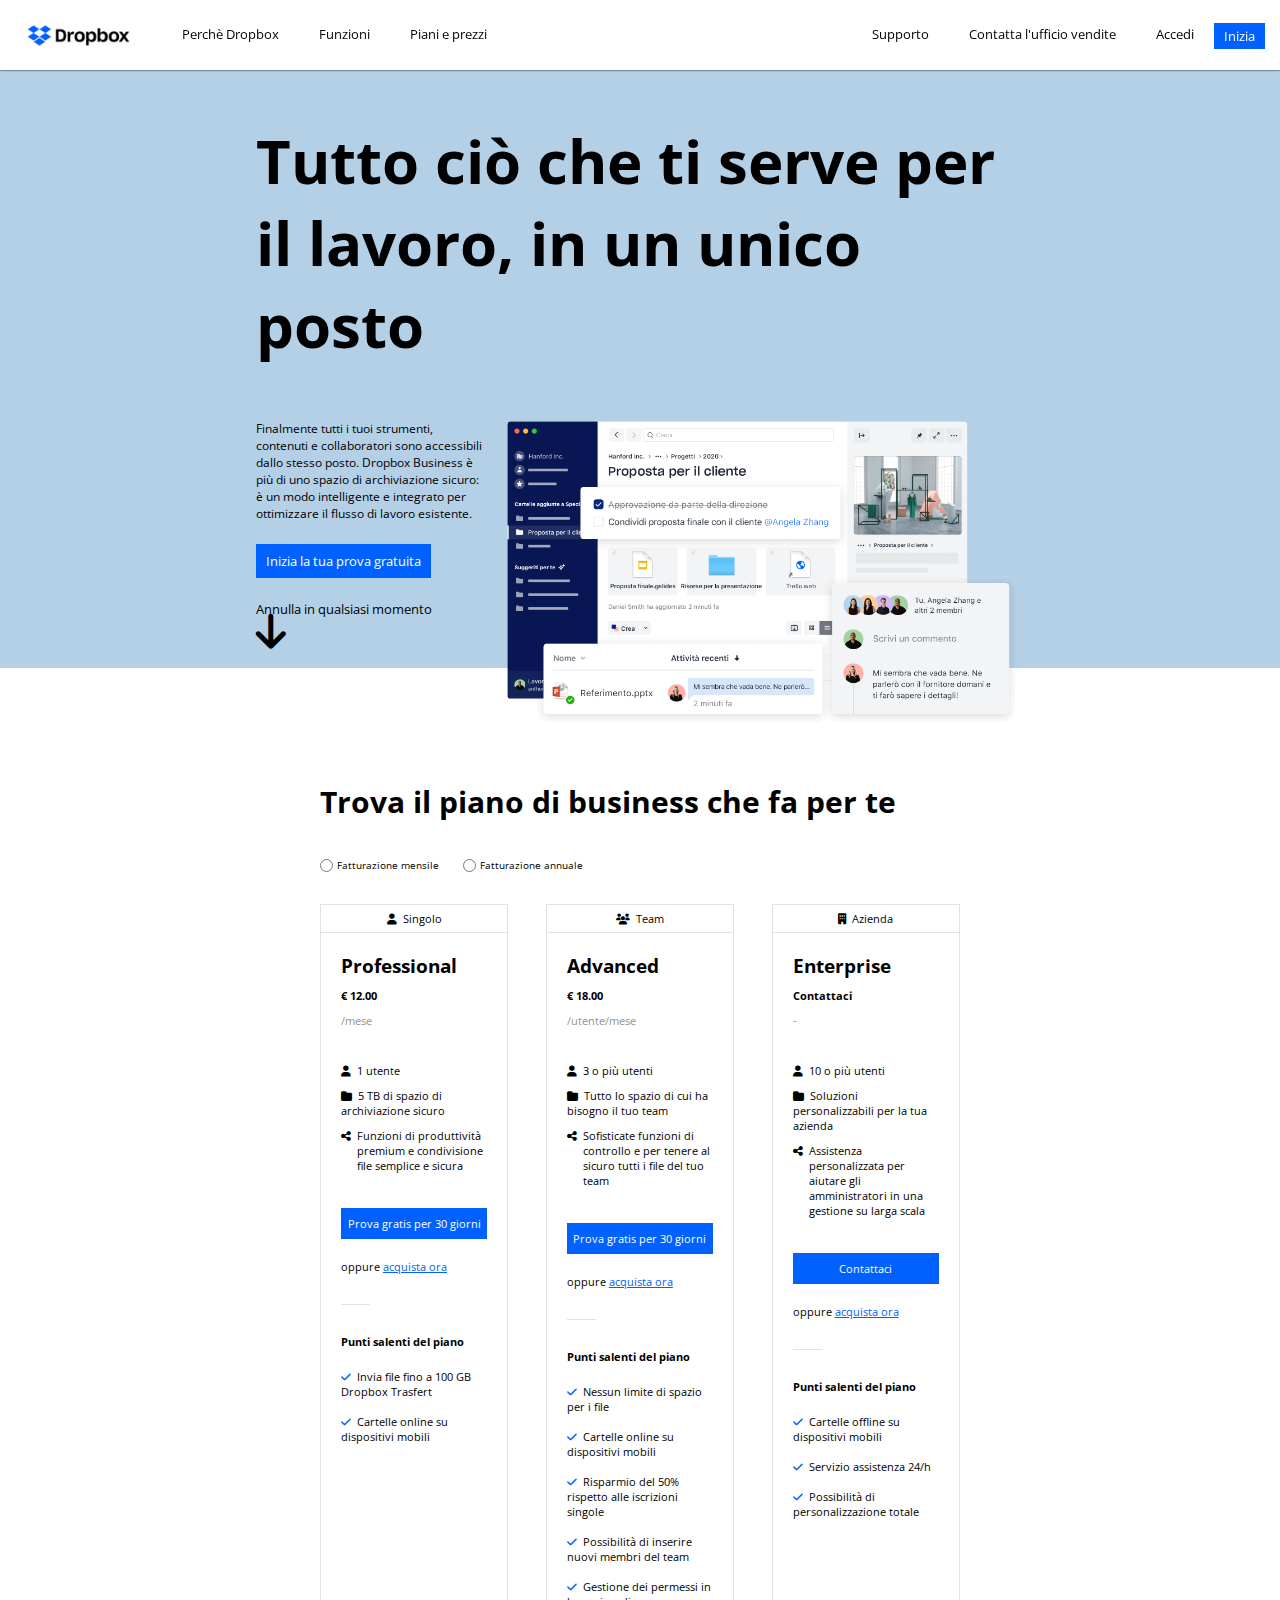
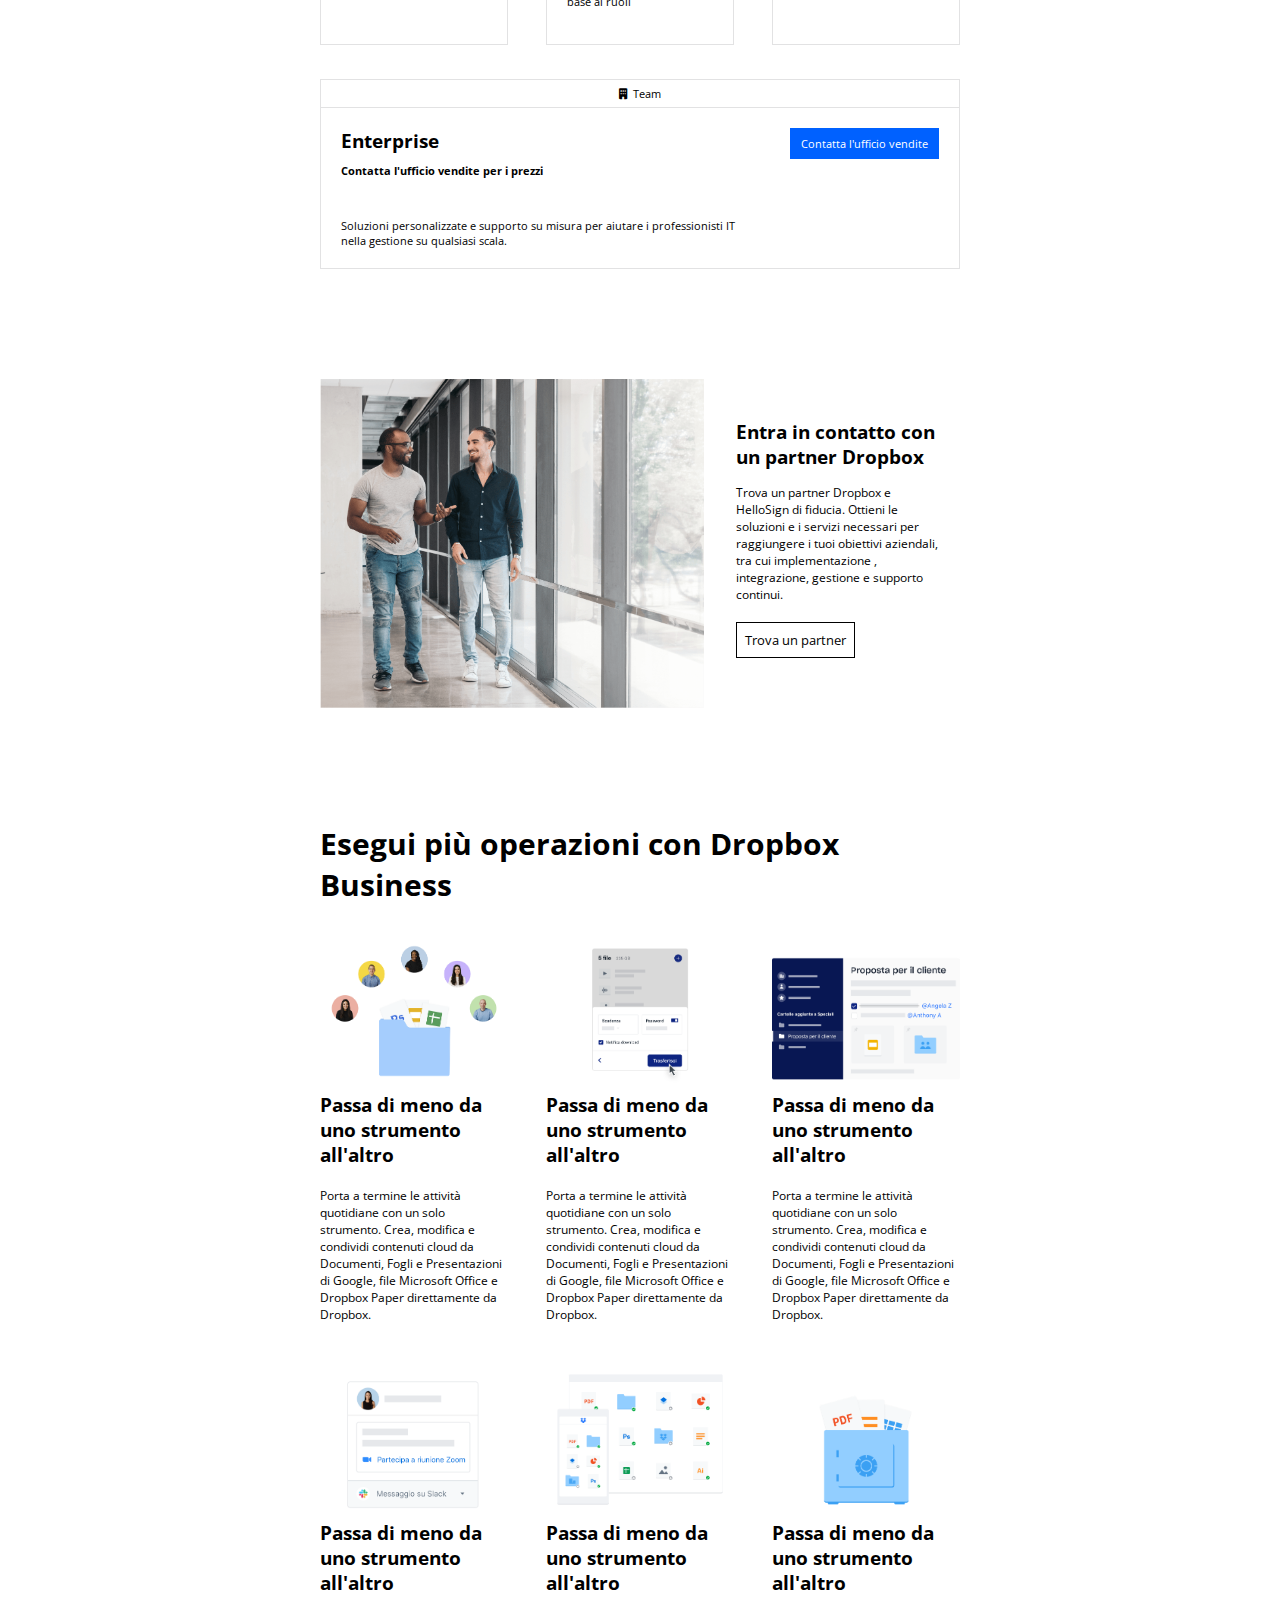
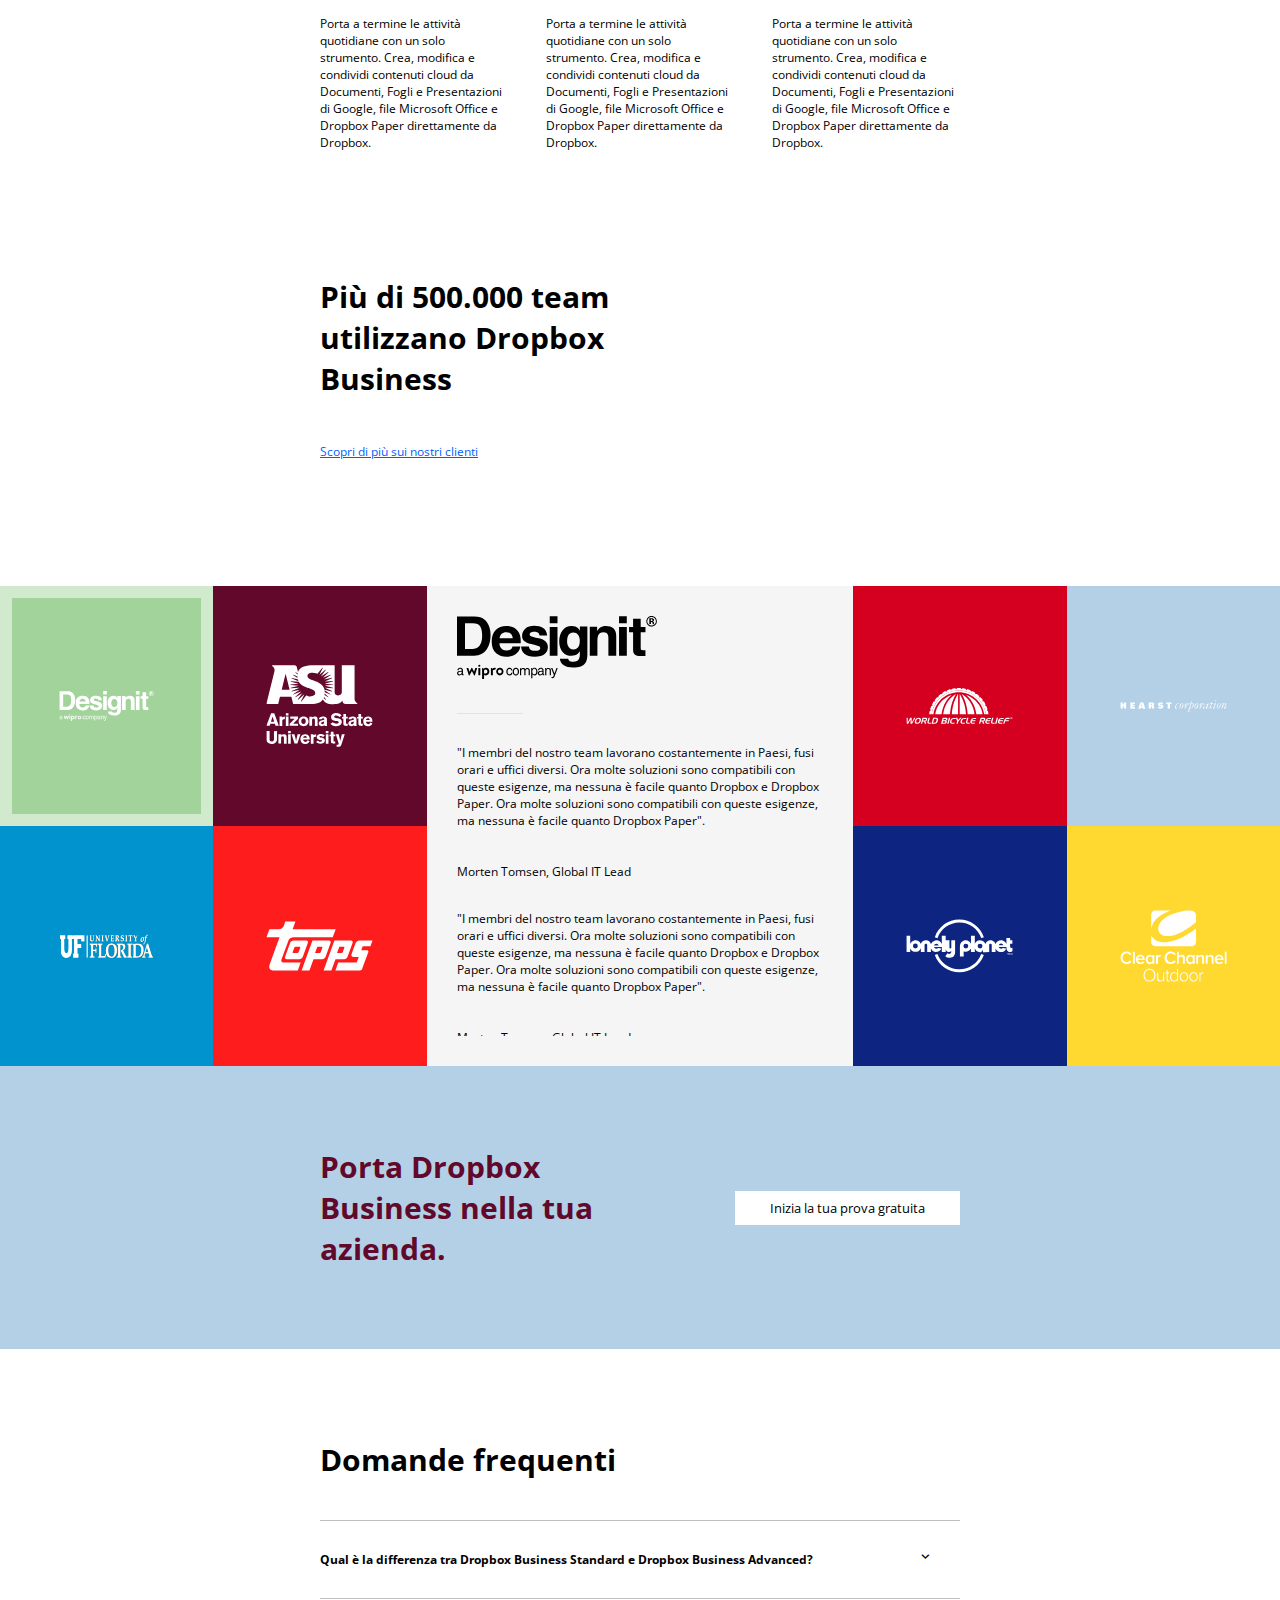
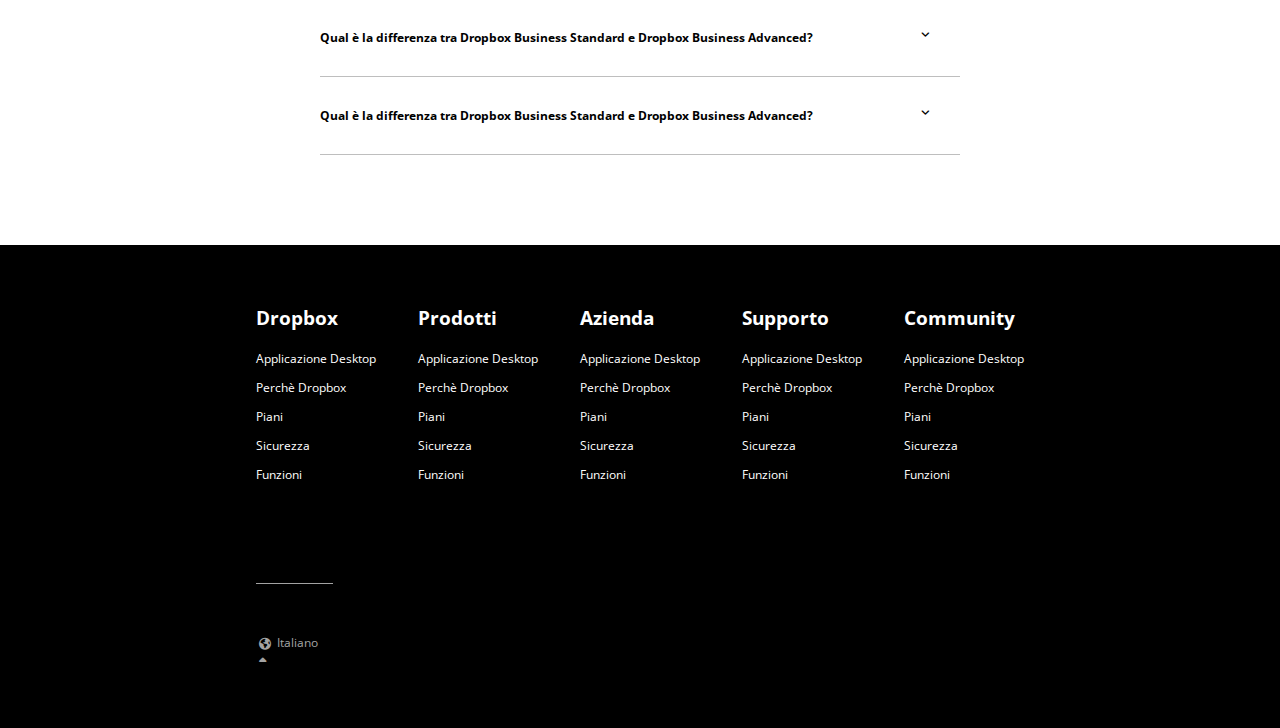
<file: index.html>
<!DOCTYPE html>
<html lang="en">
<head>
    <meta charset="UTF-8">
    <meta http-equiv="X-UA-Compatible" content="IE=edge">
    <meta name="viewport" content="width=device-width, initial-scale=1.0">
    <link href="https://fonts.googleapis.com/css2?family=Open+Sans:ital,wght@0,300;0,400;0,500;0,600;0,700;0,800;1,300;1,400;1,500;1,600;1,700;1,800&display=swap" rel="stylesheet">
    <link rel="stylesheet" href="https://cdnjs.cloudflare.com/ajax/libs/font-awesome/6.2.0/css/all.min.css">
    <link rel="stylesheet" href="css/style.css">
    <title>Dropbox</title>
</head>
<body>
    <!-- Header -->
    <header>
        <!-- Nav -->
        <nav class="navbar">
            <!-- Parte sinistra nav -->
            <ul class="nav-left">
                <li>
                    <!-- Logo -->
                    <a href="#">
                        <img class="logo" src="img/logo-small.png" alt="logo dropbox">
                    </a>
                </li>
                <li>
                    <a href="#">
                        Perch&egrave; Dropbox
                    </a>
                </li>
                <li>
                    <a href="#">
                        Funzioni
                    </a>
                </li>
                <li>
                    <a href="#">
                        Piani e prezzi
                    </a>
                </li>
            </ul>

            <!-- Parte destra nav -->
            <ul class="nav-right">
                <li>
                    <a href="#">
                        Supporto
                    </a>
                </li>
                <li>
                    <a href="#">
                        Contatta l'ufficio vendite
                    </a>
                </li>
                <li>
                    <a href="#">
                        Accedi
                    </a>
                </li>
                <li>
                    <a href="#" class="button blue">
                        Inizia
                    </a>
                </li>

            </ul>
        </nav>
        <!-- Parte centrale header -->
        <div class="container">

            <div class="title-header">
                <!-- Titolo -->
                <h1>
                    Tutto ci&ograve; che ti serve per il lavoro, in un unico posto
                </h1>
            </div>
        
            <!-- Parte sinistra con testo -->
            <div class="text-header">
                <!-- Paragrafo -->
                <p>
                    Finalmente tutti i tuoi strumenti, contenuti e collaboratori sono accessibili dallo stesso posto. Dropbox Business &egrave; pi&ugrave; di uno spazio di archiviazione sicuro: &egrave; un modo intelligente e integrato per ottimizzare il flusso di lavoro esistente.
                </p>
            
                <!-- Parte con bottoni -->
                <div class="link-header">
                    <a class="button blue" href="#">
                        Inizia la tua prova gratuita
                    </a>
                </div>

                <div class="link-header">
                    <a class="cancel-button" href="#">
                        Annulla in qualsiasi momento
                    </a>
                </div>
                
                <!-- Freccia -->
                <a class="arrow-header" href="#">
                    <i class="fa-solid fa-arrow-down"></i>
                </a>

            </div>
    
            <!-- Parte destra con immagine -->
            <div class="img-header">
                <img src="img/jumbo.png" alt="immagine header">
            </div>

        </div>
        
    </header>

    <!-- Main -->
    <main>
        <div class="container2">
            <!-- Inizio sezione -->
            <section class="payment-section">
                <!-- Titolo sezione -->
                <div class="title-section">
                    <h2>
                        Trova il piano di business che fa per te
                    </h2>

                    <!-- Bottoni -->
                    <input type="radio" name="fatt"> <span>Fatturazione mensile</span>

                    <input type="radio" name="fatt"> <span>Fatturazione annuale</span>

                </div>

                <!-- Inizio contenuto card -->
                <div class="content-section">
                    
                    <!-- Prima card -->
                    <div class="card-section">
                        <!-- Nome card -->      
                        <div class="name-card">
                            <i class="fa-solid fa-user"></i> Singolo
                        </div>

                        <!-- Contenuto card -->
                        <div class="content-card">
                            <!-- Titolo -->
                            <h3>
                                Professional
                            </h3>

                            <!-- Inizio lista -->
                            <ul class="list-card">
                                <li class="info-bold">
                                    &euro; 12.00
                                </li>

                                <li class="info-duration">
                                    /mese
                                </li>

                                <li>
                                    <i class="fa-solid fa-user"></i> 1 utente
                                </li>

                                <li>
                                    <i class="fa-solid fa-folder"></i> 5 TB di spazio di archiviazione sicuro
                                </li>

                                <li class="info-share">
                                    <i class="fa-solid fa-share-nodes"></i> 
                                    <span>Funzioni di produttivit&agrave; premium e condivisione file semplice e sicura</span> 
                                </li>

                                <li>
                                    <a class="button blue" href="#">
                                        Prova gratis per 30 giorni
                                    </a>
                                </li>

                                <li class="info-link">
                                    oppure <a href="#">acquista ora</a>
                                </li>

                            </ul>
                                
                            <!-- Separatore -->
                            <div class="sep"></div>

                            <!-- Titolo secondario -->
                            <h6>
                                Punti salenti del piano
                            </h6>

                            <!-- Inizio lista -->
                            <ul class="list-card">
                                <li>
                                    <i class="fa-sharp fa-solid fa-check"></i> Invia file fino a 100 GB Dropbox Trasfert
                                </li>

                                <li>
                                    <i class="fa-sharp fa-solid fa-check"></i> Cartelle online su dispositivi mobili
                                </li>
                            </ul>

                        </div>
                    </div>

                    <!-- Seconda card -->
                    <div class="card-section">
                        <!-- Nome card -->      
                        <div class="name-card">
                            <i class="fa-solid fa-users"></i> Team
                        </div>

                        <!-- Contenuto card -->
                        <div class="content-card">
                            <!-- Titolo -->
                            <h3>
                                Advanced
                            </h3>

                            <!-- Inizio lista -->
                            <ul class="list-card">
                                <li class="info-bold">
                                    &euro; 18.00
                                </li>

                                <li class="info-duration">
                                    /utente/mese
                                </li>

                                <li>
                                    <i class="fa-solid fa-user"></i> 3 o pi&ugrave; utenti
                                </li>

                                <li>
                                    <i class="fa-solid fa-folder"></i> Tutto lo spazio di cui ha bisogno il tuo team
                                </li>

                                <li class="info-share">
                                    <i class="fa-solid fa-share-nodes"></i>
                                    <span>Sofisticate funzioni di controllo e per tenere al sicuro tutti i file del tuo team</span> 
                                </li>

                                <li>
                                    <a class="button blue" href="#">
                                        Prova gratis per 30 giorni
                                    </a>
                                </li>

                                <li class="info-link">
                                    oppure <a href="#">acquista ora</a>
                                </li>

                            </ul>
                                
                            <!-- Separatore -->
                            <div class="sep"></div>

                            <!-- Titolo secondario -->
                            <h6>
                                Punti salenti del piano
                            </h6>

                            <!-- Inizio lista -->
                            <ul class="list-card">
                                <li>
                                    <i class="fa-sharp fa-solid fa-check"></i> Nessun limite di spazio per i file
                                </li>

                                <li>
                                    <i class="fa-sharp fa-solid fa-check"></i> Cartelle online su dispositivi mobili
                                </li>

                                <li>
                                    <i class="fa-sharp fa-solid fa-check"></i> Risparmio del 50&percnt; rispetto alle iscrizioni singole
                                </li>

                                <li>
                                    <i class="fa-sharp fa-solid fa-check"></i> Possibilit&agrave; di inserire nuovi membri del team
                                </li>

                                <li>
                                    <i class="fa-sharp fa-solid fa-check"></i> Gestione dei permessi in base ai ruoli
                                </li>
                            </ul>

                        </div>
                    </div>

                    <!-- Terza card -->
                    <div class="card-section">
                        <!-- Nome card -->      
                        <div class="name-card">
                            <i class="fa-solid fa-building"></i> Azienda
                        </div>

                        <!-- Contenuto card -->
                        <div class="content-card">
                            <!-- Titolo -->
                            <h3>
                                Enterprise
                            </h3>

                            <!-- Inizio lista -->
                            <ul class="list-card">
                                <li class="info-bold">
                                    Contattaci
                                </li>

                                <li class="info-duration">
                                    -
                                </li>

                                <li>
                                    <i class="fa-solid fa-user"></i> 10 o pi&ugrave; utenti
                                </li>

                                <li>
                                    <i class="fa-solid fa-folder"></i> Soluzioni personalizzabili per la tua azienda
                                </li>

                                <li class="info-share">
                                    <i class="fa-solid fa-share-nodes"></i> 
                                    <span>Assistenza personalizzata per aiutare gli amministratori in una gestione su larga scala</span>
                                </li>

                                <li>
                                    <a class="button blue" href="#">
                                        Contattaci
                                    </a>
                                </li>

                                <li class="info-link">
                                    oppure <a href="#">acquista ora</a>
                                </li>

                            </ul>

                            <!-- Separatore -->
                            <div class="sep"></div>

                            <!-- Titolo secondario -->
                            <h6>
                                Punti salenti del piano
                            </h6>

                            <!-- Inizio lista -->
                            <ul class="list-card">

                                <li>
                                    <i class="fa-sharp fa-solid fa-check"></i> Cartelle offline su dispositivi mobili
                                </li>

                                <li>
                                    <i class="fa-sharp fa-solid fa-check"></i> Servizio assistenza 24/h
                                </li>

                                <li>
                                    <i class="fa-sharp fa-solid fa-check"></i> Possibilit&agrave; di personalizzazione totale
                                </li>
                                

                            </ul>

                        </div>
                    </div>

                    <!-- Quarta card -->
                    <div class="card-section">
                        <!-- Nome card -->      
                        <div class="name-card">
                            <i class="fa-solid fa-building"></i> Team
                        </div>

                        <!-- Contenuto card -->
                        <div class="content-card flex">
                            <div class="last-card-info">

                                <!-- Titolo -->
                                <h3>
                                    Enterprise
                                </h3>

                                <!-- Inizio lista -->
                                <ul class="list-card">
                                    <li class="info-bold">
                                        Contatta l'ufficio vendite per i prezzi
                                    </li>

                                    <li>Soluzioni personalizzate e supporto su misura per aiutare i professionisti IT nella gestione su qualsiasi scala.</li>
                                </ul>

                            </div>

                            <!-- Parte destra con bottone -->
                            <div class="last-card-button">
                                <a class="button blue" href="#">
                                    Contatta l'ufficio vendite
                                </a>
                            </div>

                        </div>
                    </div>

                </div>
            </section>

            <!-- Inizio sezione -->
            <section class="partner-section">
                <!-- Parte sinistra immagine -->
                <div class="img-section">

                    <img src="img/partner.png" alt="immagine partner">

                </div>

                <!-- Parte destra testo -->
                <div class="text-section">
                    <!-- Titolo -->
                    <h3>
                        Entra in contatto con un partner Dropbox
                    </h3>

                    <!-- Paragrafo -->
                    <p>
                        Trova un partner Dropbox e HelloSign di fiducia. Ottieni le soluzioni e i servizi necessari per raggiungere i tuoi obiettivi aziendali, tra cui implementazione , integrazione, gestione e supporto continui.
                    </p>

                    <!-- Bottone -->
                    <a class="button white" href="#">Trova un partner</a>
    
                </div>

            </section>

            <!-- Inizio sezione -->
            <section class="business-section">
                <div class="title-section">
                    <!-- Titolo -->
                    <h2>
                        Esegui pi&ugrave; operazioni con Dropbox Business
                    </h2>
                </div>
    
                <div class="content-section">
                    <!-- Inizio card -->
                    <div class="card-section">
                        <!-- Immagine -->
                        <img src="img/business-feature-switching-tools.png" alt="immagine business">

                        <!-- Titolo -->
                        <h3>
                            Passa di meno da uno strumento all'altro
                        </h3>

                        <!-- Paragrafo -->
                        <p>
                            Porta a termine le attivit&agrave; quotidiane con un solo strumento. Crea, modifica e condividi contenuti cloud da Documenti, Fogli e Presentazioni di Google, file Microsoft Office e Dropbox Paper direttamente da Dropbox.
                        </p>
                    </div>

                    <div class="card-section">
                        <!-- Immagine -->
                        <img src="img/business-feature-send-files-it.png" alt="immagine business">

                        <!-- Titolo -->
                        <h3>
                            Passa di meno da uno strumento all'altro
                        </h3>

                        <!-- Paragrafo -->
                        <p>
                            Porta a termine le attivit&agrave; quotidiane con un solo strumento. Crea, modifica e condividi contenuti cloud da Documenti, Fogli e Presentazioni di Google, file Microsoft Office e Dropbox Paper direttamente da Dropbox.
                        </p>
                    </div>

                    <div class="card-section">
                        <!-- Immagine -->
                        <img src="img/business-feature-coordinate-it.png" alt="immagine business">

                        <!-- Titolo -->
                        <h3>
                            Passa di meno da uno strumento all'altro
                        </h3>

                        <!-- Paragrafo -->
                        <p>
                            Porta a termine le attivit&agrave; quotidiane con un solo strumento. Crea, modifica e condividi contenuti cloud da Documenti, Fogli e Presentazioni di Google, file Microsoft Office e Dropbox Paper direttamente da Dropbox.
                        </p>
                    </div>

                    <div class="card-section">
                        <!-- Immagine -->
                        <img src="img/business-feature-integrations-it.png" alt="immagine business">

                        <!-- Titolo -->
                        <h3>
                            Passa di meno da uno strumento all'altro
                        </h3>

                        <!-- Paragrafo -->
                        <p>
                            Porta a termine le attivit&agrave; quotidiane con un solo strumento. Crea, modifica e condividi contenuti cloud da Documenti, Fogli e Presentazioni di Google, file Microsoft Office e Dropbox Paper direttamente da Dropbox.
                        </p>
                    </div>

                    <div class="card-section">
                        <!-- Immagine -->
                        <img src="img/business-feature-multi-device.png" alt="immagine business">

                        <!-- Titolo -->
                        <h3>
                            Passa di meno da uno strumento all'altro
                        </h3>

                        <!-- Paragrafo -->
                        <p>
                            Porta a termine le attivit&agrave; quotidiane con un solo strumento. Crea, modifica e condividi contenuti cloud da Documenti, Fogli e Presentazioni di Google, file Microsoft Office e Dropbox Paper direttamente da Dropbox.
                        </p>
                    </div>

                    <div class="card-section">
                        <!-- Immagine -->
                        <img src="img/business-feature-security.png" alt="immagine business">

                        <!-- Titolo -->
                        <h3>
                            Passa di meno da uno strumento all'altro
                        </h3>

                        <!-- Paragrafo -->
                        <p>
                            Porta a termine le attivit&agrave; quotidiane con un solo strumento. Crea, modifica e condividi contenuti cloud da Documenti, Fogli e Presentazioni di Google, file Microsoft Office e Dropbox Paper direttamente da Dropbox.
                        </p>
                    </div>

                </div>

            </section>

            <!-- Inizio sezione -->
            <section class="client-section">
                <div class="title-section">
                    <!-- Titolo -->
                    <h2>
                        Pi&ugrave; di 500.000 team utilizzano Dropbox Business
                    </h2>
                    
                </div>

                <!-- Bottone -->
                <div class="info-link">
                    <a href="#">Scopri di pi&ugrave; sui nostri clienti</a>
                </div>
                

            </section>

        </div>

        <!-- Inizio sezione -->
        <section class="brand-section">
            <!-- Parte sinistra -->
            <div class="left-section">

                <!-- Design It -->
                <div class="square designit">

                    <div class="square-bordi">
                        <img src="img/designit.svg" alt="immagine design it">
                    </div>

                </div>

                <!-- Arizona University -->
                <div class="square arizona">

                    <img src="img/arizona_state_university.svg" alt="immagine arizona university">
                    
                </div>

                <!-- Florida University -->
                <div class="square florida">

                    <img src="img/university_of_florida.svg" alt="immagine florida university">
                    
                </div>

                <!-- Topps -->
                <div class="square topps">

                    <img src="img/topps.svg" alt="immagine topps">
                    
                </div>

            </div>

            <!-- Parte centrale -->
            <div class="center-section">

                <div class="overflow-section">

                    <!-- Immagine -->
                    <img src="img/designit.svg" alt="immagine design it">

                    <!-- Separatore -->
                    <div class="sep"></div>

                    <!-- Inizio paragrafi -->
                    <p>
                        "I membri del nostro team lavorano costantemente in Paesi, fusi orari e uffici diversi. Ora molte soluzioni sono compatibili con queste esigenze, ma nessuna &egrave; facile quanto Dropbox e Dropbox Paper. Ora molte soluzioni sono compatibili con queste esigenze, ma nessuna &egrave; facile quanto Dropbox Paper". 
                        <br><br><br>
                        Morten Tomsen, Global IT Lead
                    </p>

                    <p>
                        "I membri del nostro team lavorano costantemente in Paesi, fusi orari e uffici diversi. Ora molte soluzioni sono compatibili con queste esigenze, ma nessuna &egrave; facile quanto Dropbox e Dropbox Paper. Ora molte soluzioni sono compatibili con queste esigenze, ma nessuna &egrave; facile quanto Dropbox Paper". 
                        <br><br><br>
                        Morten Tomsen, Global IT Lead
                    </p>

                    <p>
                        "I membri del nostro team lavorano costantemente in Paesi, fusi orari e uffici diversi. Ora molte soluzioni sono compatibili con queste esigenze, ma nessuna &egrave; facile quanto Dropbox e Dropbox Paper. Ora molte soluzioni sono compatibili con queste esigenze, ma nessuna &egrave; facile quanto Dropbox Paper". 
                        <br><br><br>
                        Morten Tomsen, Global IT Lead
                    </p>

                </div>

            </div>

            <!-- Parte destra -->
            <div class="right-section">

                <!-- World Bicycle Relief -->
                <div class="square wbr">

                    <img src="img/world_bicycle_relief.svg" alt="immagine world bicycle relief">

                </div>

                <!-- Hearst -->
                <div class="square hearst">

                    <img src="img/hearst_corp.svg" alt="immagine hearst corp">

                </div>
                
                <!-- Lonely Planet -->
                <div class="square lonely-planet">

                    <img src="img/lonely_planet.svg" alt="immagine lonely planet">

                </div>

                <!-- Clear Channel -->
                <div class="square clear-channel">

                    <img src="img/clear_channel.svg" alt="immagine clear channel">

                </div>

            </div>

        </section>

        <!-- Inizio sezione -->
        <section class="title-button-section">

            <div class="container2">

                <div class="title-section">
                    <!-- Titolo -->
                    <h2>
                        Porta Dropbox Business nella tua azienda.
                    </h2>
                </div>

                <!-- Bottone -->
                <div class="button-section">
                    <a class="button white" href="#">Inizia la tua prova gratuita</a>
                </div>

            </div>

        </section>

        <div class="container2">

            <!-- Inizio sezione -->
            <section class="faq-section">
                <div class="title-section">
                    <!-- Titolo -->
                    <h2>
                        Domande frequenti
                    </h2>
                </div>

                <!-- Lista domande frequenti -->
                <ul class="list-faq">
                    <li>
                        <a href="#">
                            Qual &egrave; la differenza tra Dropbox Business Standard e Dropbox Business Advanced? 
                            <i class="fa-sharp fa-solid fa-angle-down"></i>
                        </a>
                    </li>
                    <li>
                        <a href="#">
                            Qual &egrave; la differenza tra Dropbox Business Standard e Dropbox Business Advanced? 
                            <i class="fa-sharp fa-solid fa-angle-down"></i>
                        </a>
                    </li>
                    <li>
                        <a href="#">
                            Qual &egrave; la differenza tra Dropbox Business Standard e Dropbox Business Advanced? 
                            <i class="fa-sharp fa-solid fa-angle-down"></i>
                        </a>
                    </li>
                </ul>
            </section>
        </div>

    </main>

    <!-- Footer -->
    <footer>
        <div class="container">
            <!-- Parte sopra footer -->
            <div class="top-footer">
                <!-- Lista con link -->
                <div class="list-footer">
                    <h3>
                        Dropbox
                    </h3>

                    <ul>
                    <li>
                        <a href="#">
                            Applicazione Desktop
                        </a>
                    </li>
                    <li>
                        <a href="#">
                            Perch&egrave; Dropbox
                        </a>
                    </li>
                    <li>
                        <a href="#">
                            Piani
                        </a>
                    </li>
                    <li>
                        <a href="#">
                            Sicurezza
                        </a>
                    </li>
                    <li>
                        <a href="#">
                            Funzioni
                        </a>
                    </li>
                    </ul>
                </div>

                <!-- Lista con link -->
                <div class="list-footer">
                    <h3>
                        Prodotti
                    </h3>
                    
                    <ul>
                    <li>
                        <a href="#">
                            Applicazione Desktop
                        </a>
                    </li>
                    <li>
                        <a href="#">
                            Perch&egrave; Dropbox
                        </a>
                    </li>
                    <li>
                        <a href="#">
                            Piani
                        </a>
                    </li>
                    <li>
                        <a href="#">
                            Sicurezza
                        </a>
                    </li>
                    <li>
                        <a href="#">
                            Funzioni
                        </a>
                    </li>
                    </ul>
                </div>

                <!-- Lista con link -->
                <div class="list-footer">
                    <h3>
                        Azienda
                    </h3>
                    
                    <ul>
                    <li>
                        <a href="#">
                            Applicazione Desktop
                        </a>
                    </li>
                    <li>
                        <a href="#">
                            Perch&egrave; Dropbox
                        </a>
                    </li>
                    <li>
                        <a href="#">
                            Piani
                        </a>
                    </li>
                    <li>
                        <a href="#">
                            Sicurezza
                        </a>
                    </li>
                    <li>
                        <a href="#">
                            Funzioni
                        </a>
                    </li>
                    </ul>
                </div>

                <!-- Lista con link -->
                <div class="list-footer">
                    <h3>
                        Supporto
                    </h3>
                    
                    <ul>
                    <li>
                        <a href="#">
                            Applicazione Desktop
                        </a>
                    </li>
                    <li>
                        <a href="#">
                            Perch&egrave; Dropbox
                        </a>
                    </li>
                    <li>
                        <a href="#">
                            Piani
                        </a>
                    </li>
                    <li>
                        <a href="#">
                            Sicurezza
                        </a>
                    </li>
                    <li>
                        <a href="#">
                            Funzioni
                        </a>
                    </li>
                    </ul>
                </div>

                <!-- Lista con link -->
                <div class="list-footer">
                    <h3>
                        Community
                    </h3>
                    
                    <ul>
                    <li>
                        <a href="#">
                            Applicazione Desktop
                        </a>
                    </li>
                    <li>
                        <a href="#">
                            Perch&egrave; Dropbox
                        </a>
                    </li>
                    <li>
                        <a href="#">
                            Piani
                        </a>
                    </li>
                    <li>
                        <a href="#">
                            Sicurezza
                        </a>
                    </li>
                    <li>
                        <a href="#">
                            Funzioni
                        </a>
                    </li>
                    </ul>
                </div>
    
            </div>

            <!-- Parte sotto footer -->
            <div class="bottom-footer">
                <!-- Scritta italiano -->
                <div class="language-footer">
                    <a href="#">
                        <i class="fa-solid fa-earth-americas"></i> Italiano <i class="fa-solid fa-caret-up"></i>
                    </a>
                </div>
            </div>
        </div>
        
    </footer>
    
</body>
</html>
</file>
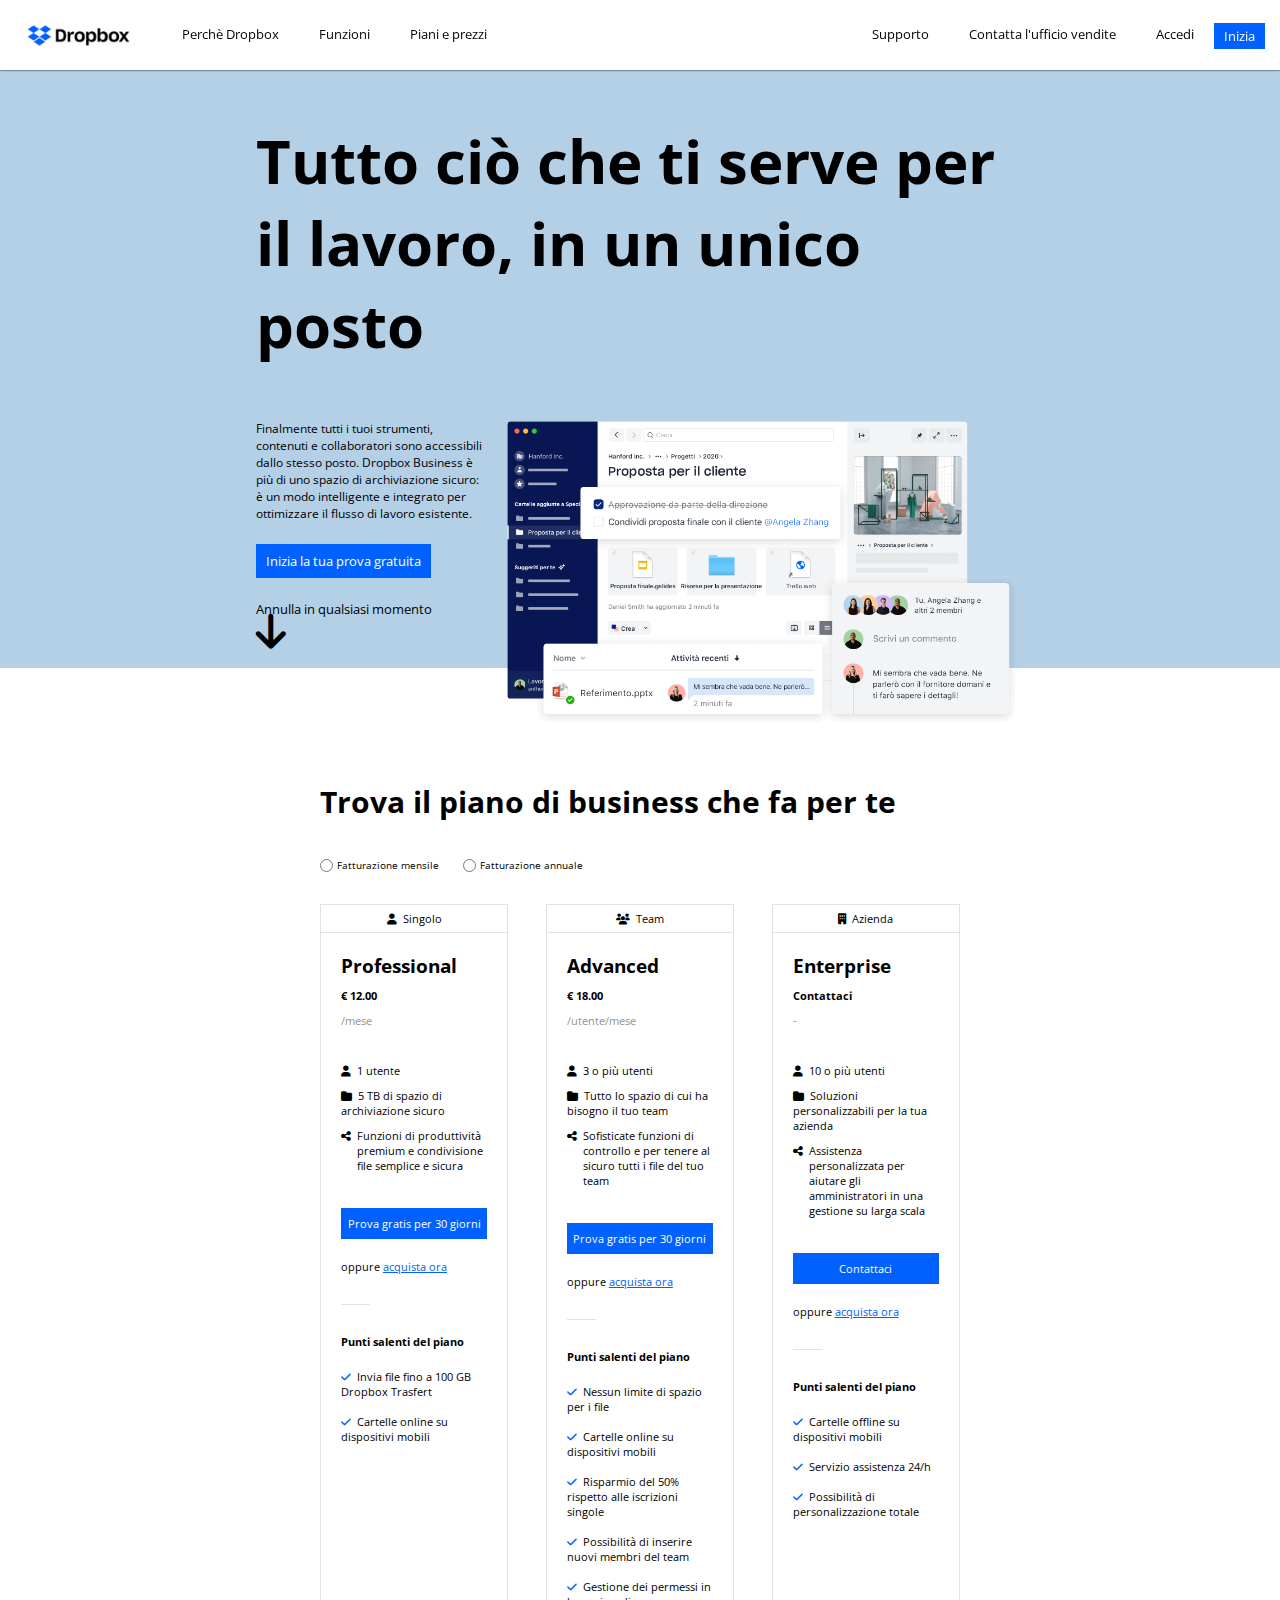
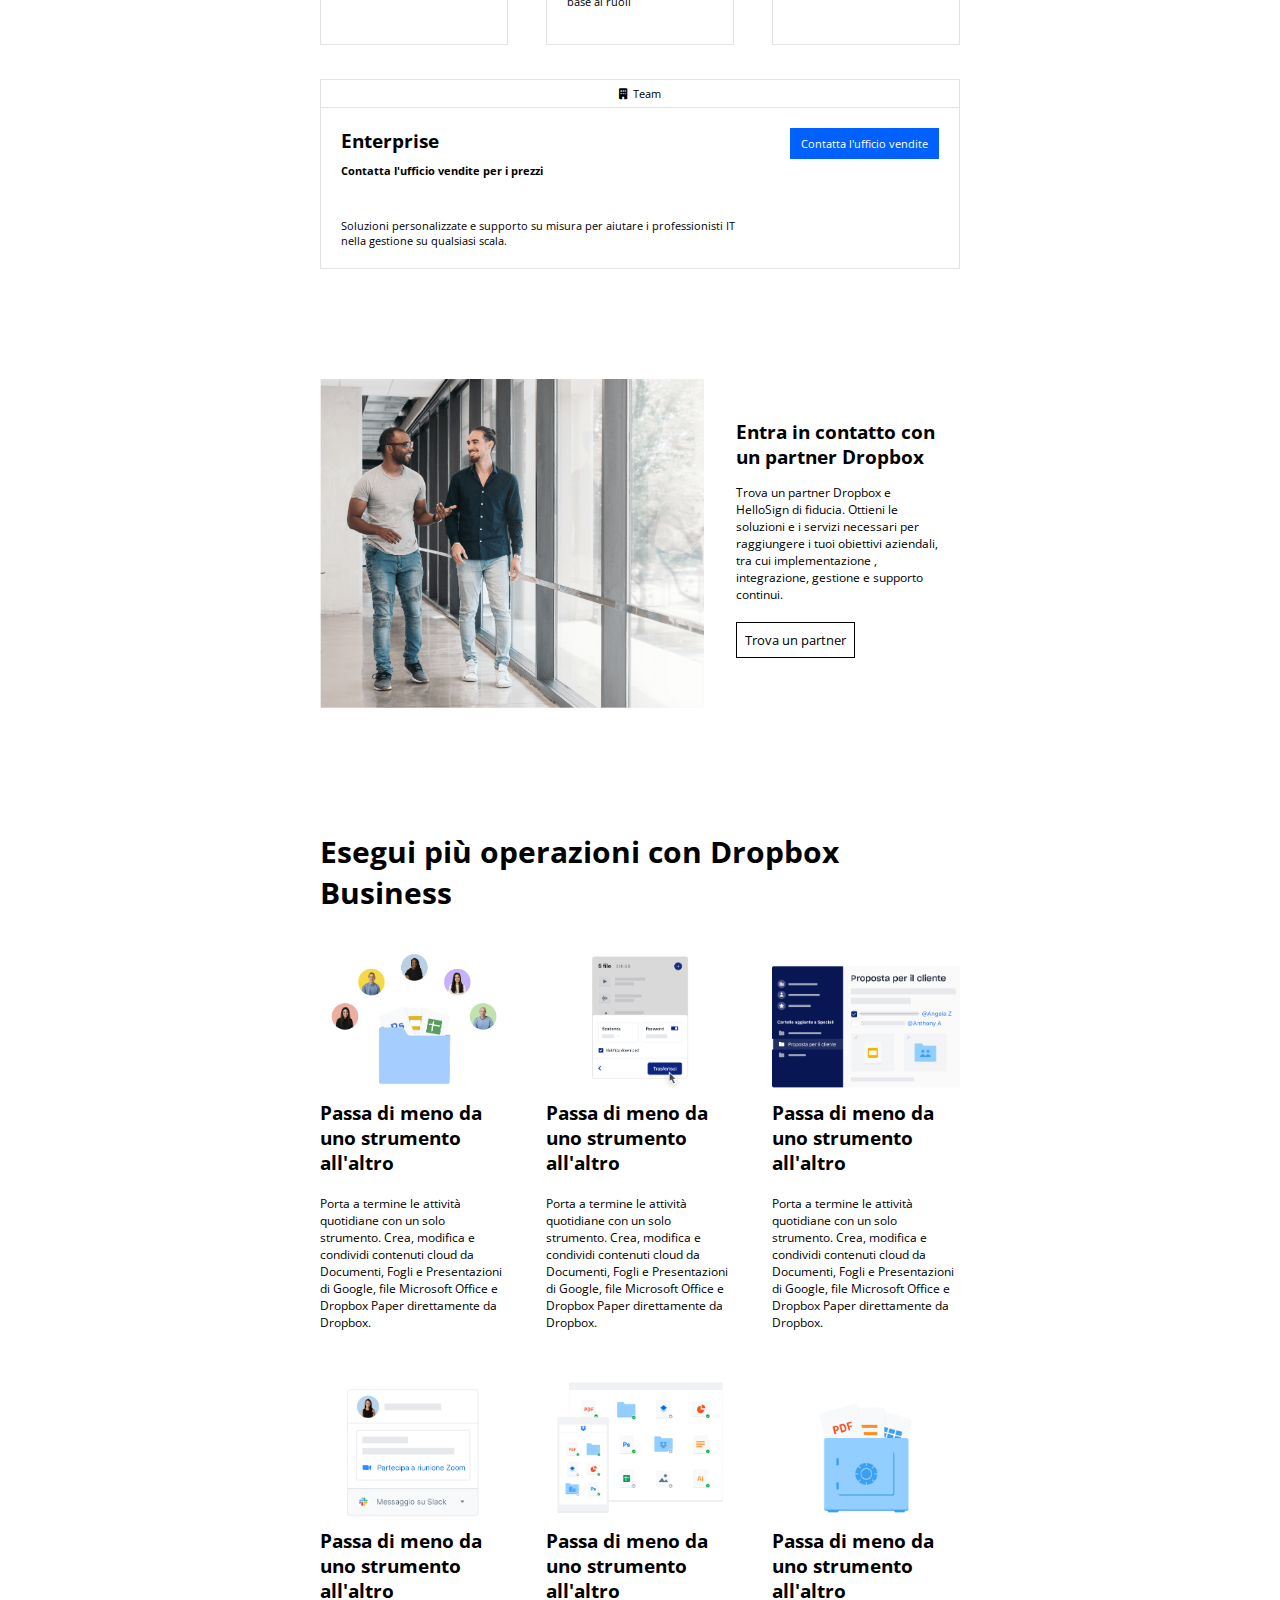
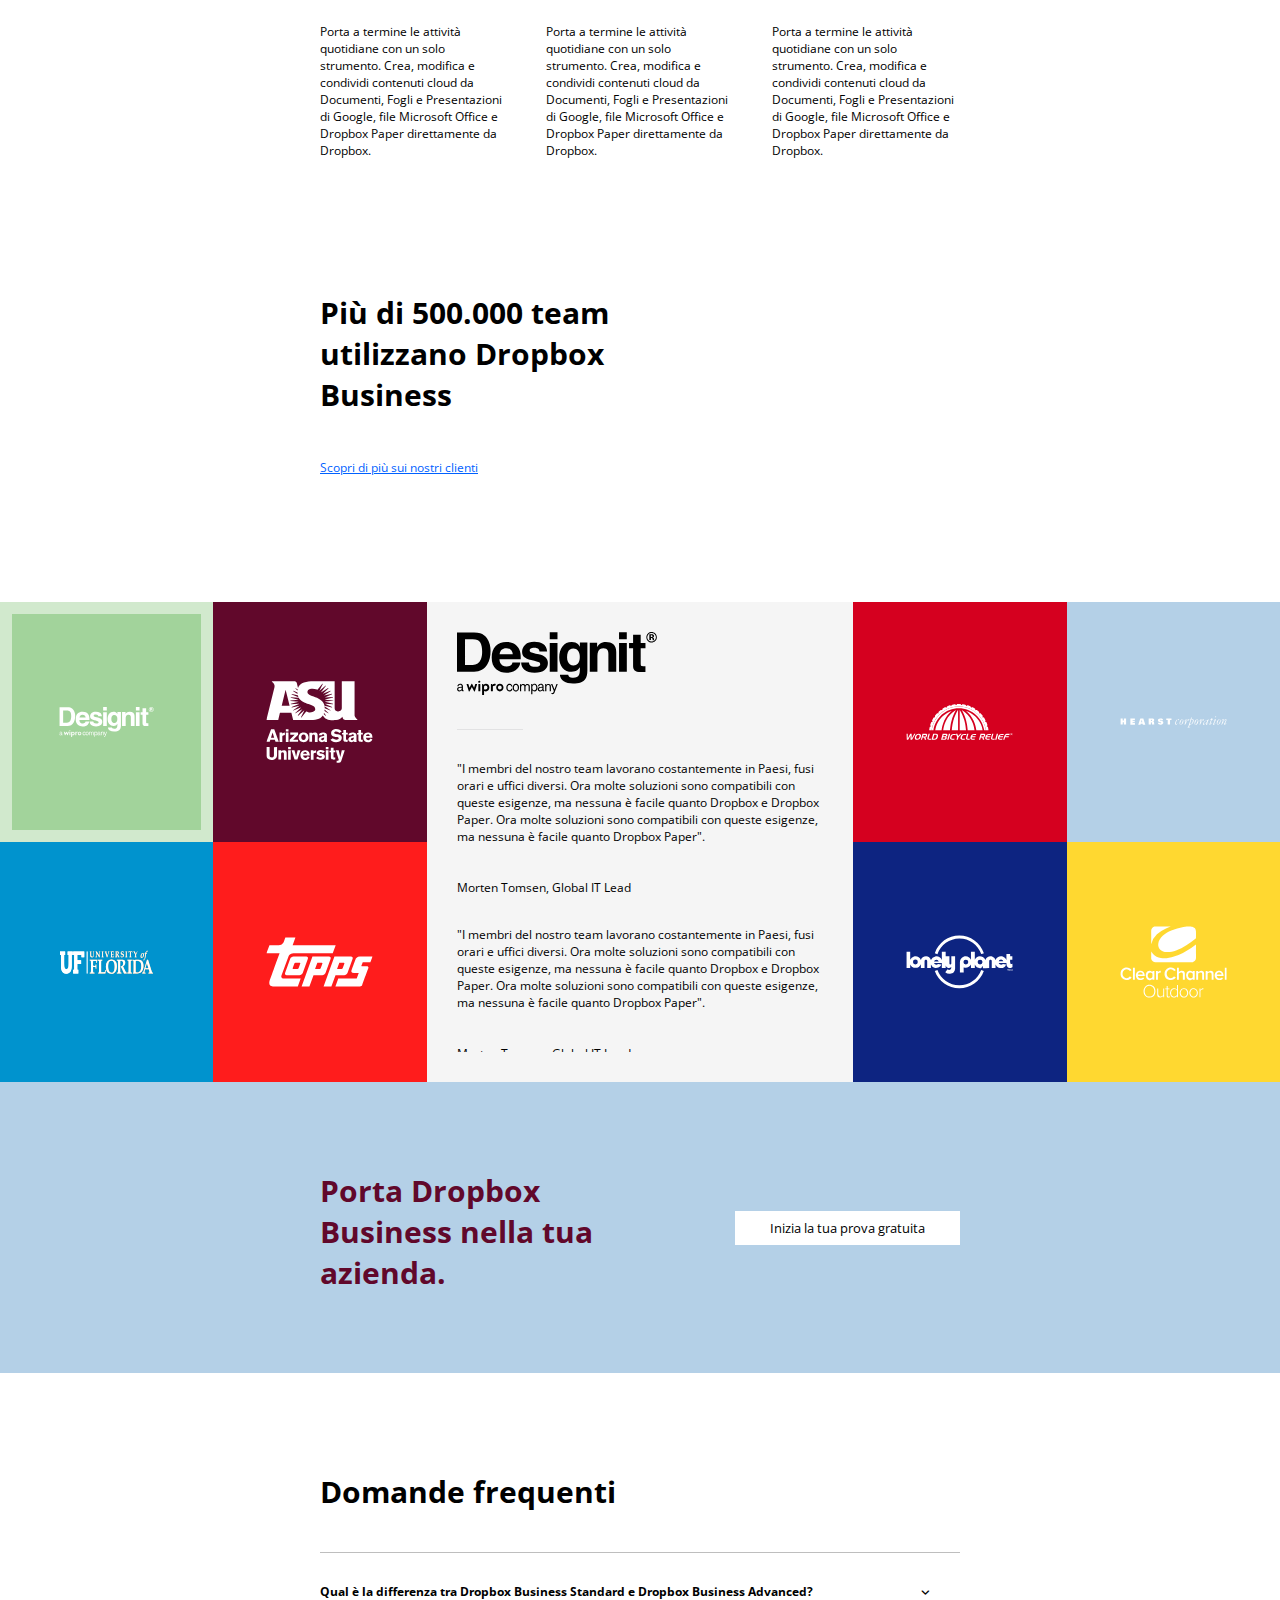
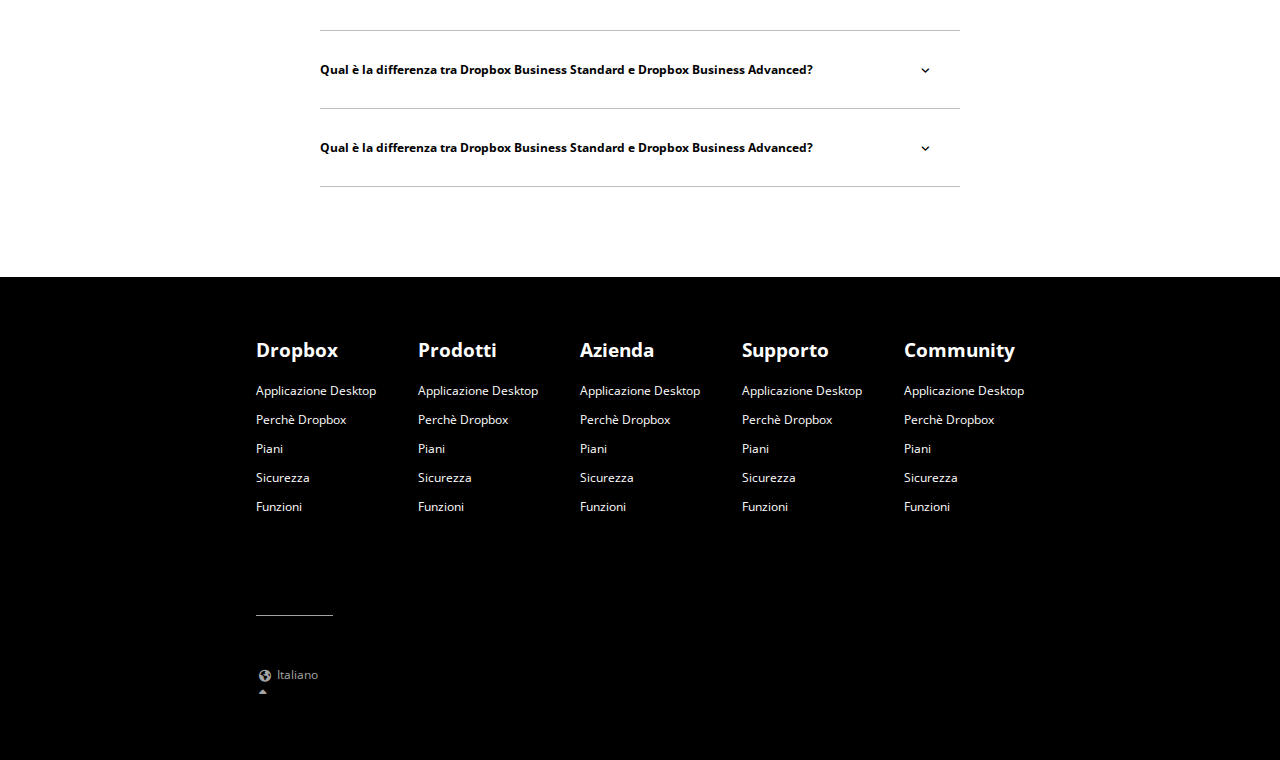
<file: bonus/index.html>
<!DOCTYPE html>
<html lang="en">
<head>
    <meta charset="UTF-8">
    <meta http-equiv="X-UA-Compatible" content="IE=edge">
    <meta name="viewport" content="width=device-width, initial-scale=1.0">
    <link href="https://fonts.googleapis.com/css2?family=Open+Sans:ital,wght@0,300;0,400;0,500;0,600;0,700;0,800;1,300;1,400;1,500;1,600;1,700;1,800&display=swap" rel="stylesheet">
    <link rel="stylesheet" href="https://cdnjs.cloudflare.com/ajax/libs/font-awesome/6.2.0/css/all.min.css">
    <link rel="stylesheet" href="css/style.css">
    <title>Dropbox</title>
</head>
<body>
    <!-- Header -->
    <header>
        <!-- Nav -->
        <nav class="navbar">
            <!-- Parte sinistra nav -->
            <ul class="nav-left">
                <li>
                    <!-- Logo -->
                    <a href="#">
                        <img class="logo" src="../img/logo-small.png" alt="logo dropbox">
                    </a>
                </li>
                <li>
                    <a href="#">
                        Perch&egrave; Dropbox
                    </a>

                    <ul class="nav-submenu">
                        <li>
                            <a href="#">Dropbox1</a>
                        </li>
                        <li>
                            <a href="#">Dropbox2</a>
                        </li>
                        <li>
                            <a href="#">Dropbox3</a>
                        </li>
                        <li>
                            <a href="#">Dropbox4</a>
                        </li>
                    </ul>
                </li>
                <li>
                    <a href="#">
                        Funzioni
                    </a>

                    <ul class="nav-submenu">
                        <li>
                            <a href="#">Funzioni1</a>
                        </li>
                        <li>
                            <a href="#">Funzioni2</a>
                        </li>
                        <li>
                            <a href="#">Funzioni3</a>
                        </li>
                    </ul>
                </li>
                <li>
                    <a href="#">
                        Piani e prezzi
                    </a>

                    <ul class="nav-submenu">
                        <li>
                            <a href="#">Piani1</a>
                        </li>
                        <li>
                            <a href="#">Piani2</a>
                        </li>
                        <li>
                            <a href="#">Prezzi1</a>
                        </li>
                        <li>
                            <a href="#">Prezzi2</a>
                        </li>
                    </ul>
                </li>
            </ul>

            <!-- Parte destra nav -->
            <ul class="nav-right">
                <li class="menu-support">
                    <a href="#">
                        Supporto
                    </a>

                    <ul class="nav-submenu">
                        <li>
                            <a href="#">Supporto1</a>
                        </li>
                        <li>
                            <a href="#">Supporto2</a>
                        </li>
                        <li>
                            <a href="#">Supporto3</a>
                        </li>
                    </ul>
                </li>
                <li>
                    <a href="#">
                        Contatta l'ufficio vendite
                    </a>
                </li>
                <li>
                    <a href="#">
                        Accedi
                    </a>
                </li>
                <li>
                    <a href="#" class="button blue">
                        Inizia
                    </a>
                </li>

            </ul>
        </nav>
        <!-- Parte centrale header -->
        <div class="container">

            <div class="title-header">
                <!-- Titolo -->
                <h1>
                    Tutto ci&ograve; che ti serve per il lavoro, in un unico posto
                </h1>
            </div>
        
            <!-- Parte sinistra con testo -->
            <div class="text-header">
                <!-- Paragrafo -->
                <p>
                    Finalmente tutti i tuoi strumenti, contenuti e collaboratori sono accessibili dallo stesso posto. Dropbox Business &egrave; pi&ugrave; di uno spazio di archiviazione sicuro: &egrave; un modo intelligente e integrato per ottimizzare il flusso di lavoro esistente.
                </p>
            
                <!-- Parte con bottoni -->
                <div class="link-header">
                    <a class="button blue" href="#">
                        Inizia la tua prova gratuita
                    </a>
                </div>

                <div class="link-header">
                    <a class="cancel-button" href="#">
                        Annulla in qualsiasi momento
                    </a>
                </div>
                
                <!-- Freccia -->
                <a class="arrow-header" href="#payment">
                    <i class="fa-solid fa-arrow-down"></i>
                </a>

            </div>
    
            <!-- Parte destra con immagine -->
            <div class="img-header">
                <img src="../img/jumbo.png" alt="immagine header">
            </div>

        </div>
        
    </header>

    <!-- Main -->
    <main>
        <div class="container2">
            <!-- Inizio sezione -->
            <section class="payment-section" id="payment">
                <!-- Titolo sezione -->
                <div class="title-section">
                    <h2>
                        Trova il piano di business che fa per te
                    </h2>

                    <!-- Bottoni -->
                    <input type="radio" name="fatt"> <span>Fatturazione mensile</span>

                    <input type="radio" name="fatt"> <span>Fatturazione annuale</span>

                </div>

                <!-- Inizio contenuto card -->
                <div class="content-section">
                    
                    <!-- Prima card -->
                    <div class="card-section">
                        <!-- Nome card -->      
                        <div class="name-card">
                            <i class="fa-solid fa-user"></i> Singolo
                        </div>

                        <!-- Contenuto card -->
                        <div class="content-card">
                            <!-- Titolo -->
                            <h3>
                                Professional
                            </h3>

                            <!-- Inizio lista -->
                            <ul class="list-card">
                                <li class="info-bold">
                                    &euro; 12.00
                                </li>

                                <li class="info-duration">
                                    /mese
                                </li>

                                <li>
                                    <i class="fa-solid fa-user"></i> 1 utente
                                </li>

                                <li>
                                    <i class="fa-solid fa-folder"></i> 5 TB di spazio di archiviazione sicuro
                                </li>

                                <li class="info-share">
                                    <i class="fa-solid fa-share-nodes"></i> 
                                    <span>Funzioni di produttivit&agrave; premium e condivisione file semplice e sicura</span> 
                                </li>

                                <li>
                                    <a class="button blue" href="#">
                                        Prova gratis per 30 giorni
                                    </a>
                                </li>

                                <li class="info-link">
                                    oppure <a href="#">acquista ora</a>
                                </li>

                            </ul>
                                
                            <!-- Separatore -->
                            <div class="sep"></div>

                            <!-- Titolo secondario -->
                            <h6>
                                Punti salenti del piano
                            </h6>

                            <!-- Inizio lista -->
                            <ul class="list-card">
                                <li>
                                    <i class="fa-sharp fa-solid fa-check"></i> Invia file fino a 100 GB Dropbox Trasfert
                                </li>

                                <li>
                                    <i class="fa-sharp fa-solid fa-check"></i> Cartelle online su dispositivi mobili
                                </li>
                            </ul>

                        </div>
                    </div>

                    <!-- Seconda card -->
                    <div class="card-section">
                        <!-- Nome card -->      
                        <div class="name-card">
                            <i class="fa-solid fa-users"></i> Team
                        </div>

                        <!-- Contenuto card -->
                        <div class="content-card">
                            <!-- Titolo -->
                            <h3>
                                Advanced
                            </h3>

                            <!-- Inizio lista -->
                            <ul class="list-card">
                                <li class="info-bold">
                                    &euro; 18.00
                                </li>

                                <li class="info-duration">
                                    /utente/mese
                                </li>

                                <li>
                                    <i class="fa-solid fa-user"></i> 3 o pi&ugrave; utenti
                                </li>

                                <li>
                                    <i class="fa-solid fa-folder"></i> Tutto lo spazio di cui ha bisogno il tuo team
                                </li>

                                <li class="info-share">
                                    <i class="fa-solid fa-share-nodes"></i> 
                                    <span>Sofisticate funzioni di controllo e per tenere al sicuro tutti i file del tuo team</span> 
                                </li>

                                <li>
                                    <a class="button blue" href="#">
                                        Prova gratis per 30 giorni
                                    </a>
                                </li>

                                <li class="info-link">
                                    oppure <a href="#">acquista ora</a>
                                </li>

                            </ul>
                                
                            <!-- Separatore -->
                            <div class="sep"></div>

                            <!-- Titolo secondario -->
                            <h6>
                                Punti salenti del piano
                            </h6>

                            <!-- Inizio lista -->
                            <ul class="list-card">
                                <li>
                                    <i class="fa-sharp fa-solid fa-check"></i> Nessun limite di spazio per i file
                                </li>

                                <li>
                                    <i class="fa-sharp fa-solid fa-check"></i> Cartelle online su dispositivi mobili
                                </li>

                                <li>
                                    <i class="fa-sharp fa-solid fa-check"></i> Risparmio del 50&percnt; rispetto alle iscrizioni singole
                                </li>

                                <li>
                                    <i class="fa-sharp fa-solid fa-check"></i> Possibilit&agrave; di inserire nuovi membri del team
                                </li>

                                <li>
                                    <i class="fa-sharp fa-solid fa-check"></i> Gestione dei permessi in base ai ruoli
                                </li>
                            </ul>

                        </div>
                    </div>

                    <!-- Terza card -->
                    <div class="card-section">
                        <!-- Nome card -->      
                        <div class="name-card">
                            <i class="fa-solid fa-building"></i> Azienda
                        </div>

                        <!-- Contenuto card -->
                        <div class="content-card">
                            <!-- Titolo -->
                            <h3>
                                Enterprise
                            </h3>

                            <!-- Inizio lista -->
                            <ul class="list-card">
                                <li class="info-bold">
                                    Contattaci
                                </li>

                                <li class="info-duration">
                                    -
                                </li>

                                <li>
                                    <i class="fa-solid fa-user"></i> 10 o pi&ugrave; utenti
                                </li>

                                <li>
                                    <i class="fa-solid fa-folder"></i> Soluzioni personalizzabili per la tua azienda
                                </li>

                                <li class="info-share">
                                    <i class="fa-solid fa-share-nodes"></i>
                                    <span>Assistenza personalizzata per aiutare gli amministratori in una gestione su larga scala</span>
                                </li>

                                <li>
                                    <a class="button blue" href="#">Contattaci</a>
                                </li>

                                <li class="info-link">
                                    oppure <a href="#">acquista ora</a>
                                </li>

                            </ul>

                            <!-- Separatore -->
                            <div class="sep"></div>

                            <!-- Titolo secondario -->
                            <h6>
                                Punti salenti del piano
                            </h6>

                            <!-- Inizio lista -->
                            <ul class="list-card">

                                <li>
                                    <i class="fa-sharp fa-solid fa-check"></i> Cartelle offline su dispositivi mobili
                                </li>

                                <li>
                                    <i class="fa-sharp fa-solid fa-check"></i> Servizio assistenza 24/h
                                </li>

                                <li>
                                    <i class="fa-sharp fa-solid fa-check"></i> Possibilit&agrave; di personalizzazione totale
                                </li>
                                

                            </ul>

                        </div>
                    </div>

                    <!-- Quarta card -->
                    <div class="card-section">
                        <!-- Nome card -->      
                        <div class="name-card">
                            <i class="fa-solid fa-building"></i> Team
                        </div>

                        <!-- Contenuto card -->
                        <div class="content-card flex">
                            <div class="last-card-info">

                                <!-- Titolo -->
                                <h3>
                                    Enterprise
                                </h3>

                                <!-- Inizio lista -->
                                <ul class="list-card">
                                    <li class="info-bold">
                                        Contatta l'ufficio vendite per i prezzi
                                    </li>

                                    <li>
                                        Soluzioni personalizzate e supporto su misura per aiutare i professionisti IT nella gestione su qualsiasi scala.
                                    </li>
                                </ul>

                            </div>

                            <!-- Parte destra con bottone -->
                            <div class="last-card-button">
                                <a class="button blue" href="#">
                                    Contatta l'ufficio vendite
                                </a>
                            </div>

                        </div>
                    </div>

                </div>
            </section>

            <!-- Inizio sezione -->
            <section class="partner-section">
                <!-- Parte sinistra immagine -->
                <div class="img-section">

                    <img src="../img/partner.png" alt="immagine partner">

                </div>

                <!-- Parte destra testo -->
                <div class="text-section">
                    <!-- Titolo -->
                    <h3>
                        Entra in contatto con un partner Dropbox
                    </h3>

                    <!-- Paragrafo -->
                    <p>
                        Trova un partner Dropbox e HelloSign di fiducia. Ottieni le soluzioni e i servizi necessari per raggiungere i tuoi obiettivi aziendali, tra cui implementazione , integrazione, gestione e supporto continui.
                    </p>

                    <!-- Bottone -->
                    <a class="button white" href="#">
                        Trova un partner
                    </a>
    
                </div>

            </section>

            <!-- Inizio sezione -->
            <section class="business-section">
                <div class="title-section">
                    <!-- Titolo -->
                    <h2>
                        Esegui pi&ugrave; operazioni con Dropbox Business
                    </h2>
                </div>
    
                <div class="content-section">
                    <!-- Inizio card -->
                    <div class="card-section">
                        <!-- Immagine -->
                        <img src="../img/business-feature-switching-tools.png" alt="immagine business">

                        <!-- Titolo -->
                        <h3>
                            Passa di meno da uno strumento all'altro
                        </h3>

                        <!-- Paragrafo -->
                        <p>
                            Porta a termine le attivit&agrave; quotidiane con un solo strumento. Crea, modifica e condividi contenuti cloud da Documenti, Fogli e Presentazioni di Google, file Microsoft Office e Dropbox Paper direttamente da Dropbox.
                        </p>
                    </div>

                    <div class="card-section">
                        <!-- Immagine -->
                        <img src="../img/business-feature-send-files-it.png" alt="immagine business">

                        <!-- Titolo -->
                        <h3>
                            Passa di meno da uno strumento all'altro
                        </h3>

                        <!-- Paragrafo -->
                        <p>
                            Porta a termine le attivit&agrave; quotidiane con un solo strumento. Crea, modifica e condividi contenuti cloud da Documenti, Fogli e Presentazioni di Google, file Microsoft Office e Dropbox Paper direttamente da Dropbox.
                        </p>
                    </div>

                    <div class="card-section">
                        <!-- Immagine -->
                        <img src="../img/business-feature-coordinate-it.png" alt="immagine business">

                        <!-- Titolo -->
                        <h3>
                            Passa di meno da uno strumento all'altro
                        </h3>

                        <!-- Paragrafo -->
                        <p>
                            Porta a termine le attivit&agrave; quotidiane con un solo strumento. Crea, modifica e condividi contenuti cloud da Documenti, Fogli e Presentazioni di Google, file Microsoft Office e Dropbox Paper direttamente da Dropbox.
                        </p>
                    </div>

                    <div class="card-section">
                        <!-- Immagine -->
                        <img src="../img/business-feature-integrations-it.png" alt="immagine business">

                        <!-- Titolo -->
                        <h3>
                            Passa di meno da uno strumento all'altro
                        </h3>

                        <!-- Paragrafo -->
                        <p>
                            Porta a termine le attivit&agrave; quotidiane con un solo strumento. Crea, modifica e condividi contenuti cloud da Documenti, Fogli e Presentazioni di Google, file Microsoft Office e Dropbox Paper direttamente da Dropbox.
                        </p>
                    </div>

                    <div class="card-section">
                        <!-- Immagine -->
                        <img src="../img/business-feature-multi-device.png" alt="immagine business">

                        <!-- Titolo -->
                        <h3>
                            Passa di meno da uno strumento all'altro
                        </h3>

                        <!-- Paragrafo -->
                        <p>
                            Porta a termine le attivit&agrave; quotidiane con un solo strumento. Crea, modifica e condividi contenuti cloud da Documenti, Fogli e Presentazioni di Google, file Microsoft Office e Dropbox Paper direttamente da Dropbox.
                        </p>
                    </div>

                    <div class="card-section">
                        <!-- Immagine -->
                        <img src="../img/business-feature-security.png" alt="immagine business">

                        <!-- Titolo -->
                        <h3>
                            Passa di meno da uno strumento all'altro
                        </h3>

                        <!-- Paragrafo -->
                        <p>
                            Porta a termine le attivit&agrave; quotidiane con un solo strumento. Crea, modifica e condividi contenuti cloud da Documenti, Fogli e Presentazioni di Google, file Microsoft Office e Dropbox Paper direttamente da Dropbox.
                        </p>
                    </div>

                </div>

            </section>

            <!-- Inizio sezione -->
            <section class="client-section">
                <div class="title-section">
                    <!-- Titolo -->
                    <h2>
                        Pi&ugrave; di 500.000 team utilizzano Dropbox Business
                    </h2>
                    
                </div>

                <!-- Bottone -->
                <div class="info-link">
                    <a href="#">Scopri di pi&ugrave; sui nostri clienti</a>
                </div>
                

            </section>

        </div>

        <!-- Inizio sezione -->
        <section class="brand-section">
            <!-- Parte sinistra -->
            <div class="left-section">

                <!-- Design It -->
                <div class="square designit">

                    <div class="square-bordi">
                        <img src="../img/designit.svg" alt="immagine design it">
                    </div>

                </div>

                <!-- Arizona University -->
                <div class="square arizona">

                    <img src="../img/arizona_state_university.svg" alt="immagine arizona university">
                    
                </div>

                <!-- Florida University -->
                <div class="square florida">

                    <img src="../img/university_of_florida.svg" alt="immagine florida university">
                    
                </div>

                <!-- Topps -->
                <div class="square topps">

                    <img src="../img/topps.svg" alt="immagine topps">
                    
                </div>

            </div>

            <!-- Parte centrale -->
            <div class="center-section">

                <div class="overflow-section">

                    <!-- Immagine -->
                    <img src="../img/designit.svg" alt="immagine design it">

                    <!-- Separatore -->
                    <div class="sep"></div>

                    <!-- Inizio paragrafi -->
                    <p>
                        "I membri del nostro team lavorano costantemente in Paesi, fusi orari e uffici diversi. Ora molte soluzioni sono compatibili con queste esigenze, ma nessuna &egrave; facile quanto Dropbox e Dropbox Paper. Ora molte soluzioni sono compatibili con queste esigenze, ma nessuna &egrave; facile quanto Dropbox Paper". 
                        <br><br><br>
                        Morten Tomsen, Global IT Lead
                    </p>

                    <p>
                        "I membri del nostro team lavorano costantemente in Paesi, fusi orari e uffici diversi. Ora molte soluzioni sono compatibili con queste esigenze, ma nessuna &egrave; facile quanto Dropbox e Dropbox Paper. Ora molte soluzioni sono compatibili con queste esigenze, ma nessuna &egrave; facile quanto Dropbox Paper". 
                        <br><br><br>
                        Morten Tomsen, Global IT Lead
                    </p>

                    <p>
                        "I membri del nostro team lavorano costantemente in Paesi, fusi orari e uffici diversi. Ora molte soluzioni sono compatibili con queste esigenze, ma nessuna &egrave; facile quanto Dropbox e Dropbox Paper. Ora molte soluzioni sono compatibili con queste esigenze, ma nessuna &egrave; facile quanto Dropbox Paper". 
                        <br><br><br>
                        Morten Tomsen, Global IT Lead
                    </p>

                </div>

            </div>

            <!-- Parte destra -->
            <div class="right-section">

                <!-- World Bicycle Relief -->
                <div class="square wbr">

                    <img src="../img/world_bicycle_relief.svg" alt="immagine world bicycle relief">

                </div>

                <!-- Hearst -->
                <div class="square hearst">

                    <img src="../img/hearst_corp.svg" alt="immagine hearst corp">

                </div>
                
                <!-- Lonely Planet -->
                <div class="square lonely-planet">

                    <img src="../img/lonely_planet.svg" alt="immagine lonely planet">

                </div>

                <!-- Clear Channel -->
                <div class="square clear-channel">

                    <img src="../img/clear_channel.svg" alt="immagine clear channel">

                </div>

            </div>

        </section>

        <!-- Inizio sezione -->
        <section class="title-button-section">

            <div class="container2">

                <div class="title-section">
                    <!-- Titolo -->
                    <h2>
                        Porta Dropbox Business nella tua azienda.
                    </h2>
                </div>

                <!-- Bottone -->
                <div class="button-section">
                    <a class="button white" href="#">Inizia la tua prova gratuita</a>
                </div>

            </div>

        </section>

        <div class="container2">

            <!-- Inizio sezione -->
            <section class="faq-section">
                <div class="title-section">
                    <!-- Titolo -->
                    <h2>
                        Domande frequenti
                    </h2>
                </div>

                <!-- Lista domande frequenti -->
                <ul class="list-faq">
                    <li>
                        <a href="#">
                            Qual &egrave; la differenza tra Dropbox Business Standard e Dropbox Business Advanced?
                            <span class="icon-faq"><i class="fa-sharp fa-solid fa-angle-down"></i></span>
                            <span class="icon-faq-hover"><i class="fa-sharp fa-solid fa-angle-up"></i></span>
                        </a>
                        <ul class="list-faq-hover">
                            <li>
                                Lorem ipsum dolor sit amet consectetur adipisicing elit. Assumenda placeat earum quas fugiat, vero quia modi accusamus reiciendis. Iure, maxime harum? Amet numquam, quod perferendis odio pariatur eum ducimus architecto.
                            </li>
                        </ul>
                    </li>
                    <li>
                        <a href="#">
                            Qual &egrave; la differenza tra Dropbox Business Standard e Dropbox Business Advanced?
                            <span class="icon-faq"><i class="fa-sharp fa-solid fa-angle-down"></i></span>
                            <span class="icon-faq-hover"><i class="fa-sharp fa-solid fa-angle-up"></i></span>
                        </a>
                        <ul class="list-faq-hover">
                            <li>
                                Lorem ipsum dolor sit amet consectetur adipisicing elit. Assumenda placeat earum quas fugiat, vero quia modi accusamus reiciendis. Iure, maxime harum? Amet numquam, quod perferendis odio pariatur eum ducimus architecto.
                            </li>
                        </ul>
                    </li>
                    <li>
                        <a href="#">
                            Qual &egrave; la differenza tra Dropbox Business Standard e Dropbox Business Advanced? 
                            <span class="icon-faq"><i class="fa-sharp fa-solid fa-angle-down"></i></span>
                            <span class="icon-faq-hover"><i class="fa-sharp fa-solid fa-angle-up"></i></span>
                        </a>
                        <ul class="list-faq-hover">
                            <li>
                                Lorem ipsum dolor sit amet consectetur adipisicing elit. Assumenda placeat earum quas fugiat, vero quia modi accusamus reiciendis. Iure, maxime harum? Amet numquam, quod perferendis odio pariatur eum ducimus architecto.
                            </li>
                        </ul>
                    </li>
                </ul>
            </section>
        </div>

    </main>

    <!-- Footer -->
    <footer>
        <div class="container">
            <!-- Parte sopra footer -->
            <div class="top-footer">
                <!-- Lista con link -->
                <div class="list-footer">
                    <h3>
                        Dropbox
                    </h3>

                    <ul>
                    <li>
                        <a href="#">
                            Applicazione Desktop
                        </a>
                    </li>
                    <li>
                        <a href="#">
                            Perch&egrave; Dropbox
                        </a>
                    </li>
                    <li>
                        <a href="#">
                            Piani
                        </a>
                    </li>
                    <li>
                        <a href="#">
                            Sicurezza
                        </a>
                    </li>
                    <li>
                        <a href="#">
                            Funzioni
                        </a>
                    </li>
                    </ul>
                </div>

                <!-- Lista con link -->
                <div class="list-footer">
                    <h3>
                        Prodotti
                    </h3>
                    
                    <ul>
                    <li>
                        <a href="#">
                            Applicazione Desktop
                        </a>
                    </li>
                    <li>
                        <a href="#">
                            Perch&egrave; Dropbox
                        </a>
                    </li>
                    <li>
                        <a href="#">
                            Piani
                        </a>
                    </li>
                    <li>
                        <a href="#">
                            Sicurezza
                        </a>
                    </li>
                    <li>
                        <a href="#">
                            Funzioni
                        </a>
                    </li>
                    </ul>
                </div>

                <!-- Lista con link -->
                <div class="list-footer">
                    <h3>
                        Azienda
                    </h3>
                    
                    <ul>
                    <li>
                        <a href="#">
                            Applicazione Desktop
                        </a>
                    </li>
                    <li>
                        <a href="#">
                            Perch&egrave; Dropbox
                        </a>
                    </li>
                    <li>
                        <a href="#">
                            Piani
                        </a>
                    </li>
                    <li>
                        <a href="#">
                            Sicurezza
                        </a>
                    </li>
                    <li>
                        <a href="#">
                            Funzioni
                        </a>
                    </li>
                    </ul>
                </div>

                <!-- Lista con link -->
                <div class="list-footer">
                    <h3>
                        Supporto
                    </h3>
                    
                    <ul>
                    <li>
                        <a href="#">
                            Applicazione Desktop
                        </a>
                    </li>
                    <li>
                        <a href="#">
                            Perch&egrave; Dropbox
                        </a>
                    </li>
                    <li>
                        <a href="#">
                            Piani
                        </a>
                    </li>
                    <li>
                        <a href="#">
                            Sicurezza
                        </a>
                    </li>
                    <li>
                        <a href="#">
                            Funzioni
                        </a>
                    </li>
                    </ul>
                </div>

                <!-- Lista con link -->
                <div class="list-footer">
                    <h3>
                        Community
                    </h3>
                    
                    <ul>
                    <li>
                        <a href="#">
                            Applicazione Desktop
                        </a>
                    </li>
                    <li>
                        <a href="#">
                            Perch&egrave; Dropbox
                        </a>
                    </li>
                    <li>
                        <a href="#">
                            Piani
                        </a>
                    </li>
                    <li>
                        <a href="#">
                            Sicurezza
                        </a>
                    </li>
                    <li>
                        <a href="#">
                            Funzioni
                        </a>
                    </li>
                    </ul>
                </div>
    
            </div>

            <!-- Parte sotto footer -->
            <div class="bottom-footer">
                <!-- Scritta italiano -->
                <div class="language-footer">
                    <a href="#">
                        <i class="fa-solid fa-earth-americas"></i> Italiano <i class="fa-solid fa-caret-up"></i>
                    </a>
                </div>
            </div>
        </div>
        
    </footer>
    
</body>
</html>
</file>
<file: css/style.css>
* {
    margin: 0;
    padding: 0;
    box-sizing: border-box;
}

body {
    font-family: 'Open Sans', sans-serif;
    color: #000;
}

/* Link */
a {
    text-decoration: none;
}

/* Immagini */
img {
    max-width: 100%;
}

/* Bottoni */
.button {
    font-size: 13px;
}

.button.white {
    background-color: #fff;
    border: 1px solid #000;
    color: #000;
    padding: 8px;
}

.button.blue {
    background-color: #0061ff; 
    color: #fff;
}

.button:hover {
    opacity: 0.8;
}

/* Container */
.container {
    width: 60%;
    max-width: 1300px;
    margin: 0 auto;
}

.container2 {
    width: 50%;
    max-width: 1000px;
    margin: 0 auto;
}

/* Header */
header {
    background-color: #B4D0E7;
    padding-top: 70px;
}

/* Nav */
.navbar {
    display: flex;
    justify-content: space-between;
    align-items: center;
    height: 70px;
    background-color: #fff;
    padding: 0 15px;
    position: fixed;
    top: 0;
    left: 0;
    width: 100%;
    z-index: 50;
    box-shadow: 0 0 2px #000;
}

.nav-left li:not(:first-child) a, .nav-right li:not(:last-child) a {
    display: flex;
    align-items: center;
    color: #000;
    font-size: 13px;
    height: 70px;
    padding-bottom: 2px;
}

.nav-left li:not(:first-child) a:hover, .nav-right li:not(:last-child) a:hover {
    padding-bottom: 0;
    border-bottom: 2px solid #0061ff;
}

/* Menu nav */
.nav-left, .nav-right {
    display: flex;
    justify-content: space-between;
    list-style-type: none;
}

.logo {
    transform: scale(.8);
    vertical-align: middle;
}

.navbar li {
    flex-basis: content;
    align-self: center;
    width: calc(100% / 4);
    margin-right: 40px;
} 

.nav-left li:last-child, .nav-right li:last-child {
    margin-right: 0;
}

.nav-right li:nth-child(3) {
    margin-right: 20px;
}

.navbar .button {
    padding: 4px 10px;
}

/* Parte header centrale */
header .container {
    display: flex;
    flex-wrap: wrap;
    padding-top: 50px;
}

.container > .title-header {
    width: 100%;
} 

.container > .text-header {
    width: 30%;
}

.container > .img-header {
    width: 70%;
}

.title-header h1 {
    font-size: 60px;
}

.text-header .button {
    padding: 8px 10px;
}

.text-header {
    position: relative;
    font-size: 12px;
    padding-top: 54px;
}

.text-header .link-header {
    padding-top: 30px;
}

.text-header a:not(.button) {
    color: #000;
}

.text-header .cancel-button {
    font-size: 13px;
}

.arrow-header {
    position: absolute;
    left: 0;
    bottom: 10px;
    font-size: 40px;
}

.img-header img {
    vertical-align: bottom;
}

.img-header {
    position: relative;
    top: 55px;
} 

/* Main */
main {
    padding-top: 58px;
}

/* Padding sezioni */
.payment-section, .business-section, .partner-section, .client-section {
    padding: 55px 0;
}

.brand-section {
    padding-top: 70px;
}

.faq-section {
    padding: 90px 0;
}

/* Sezione pagamenti */
.title-section h2 {
    font-size: 30px;
}

.payment-section .card-section:last-child {
    width: 100%;
    margin-top: 9px;
}

.payment-section h2 {
    padding-bottom: 30px;
}

.payment-section span, .payment-section input {
    vertical-align: middle;
    font-size: 10px;
}

.payment-section input:nth-of-type(2) {
    margin-left: 20px;
}

.content-section {
    display: flex;
    justify-content: space-between;
    flex-wrap: wrap;
    gap: 25px;
    padding-top: 30px;
}

.payment-section .card-section {
    border: 1px solid #e2e2e3;
}

.card-section {
    width: calc(100% / 3 - 25px);
}

.card-section i {
    padding-right: 3px;
}

.card-section .content-card {
    padding: 20px;
}

.card-section .name-card {
    border-bottom: 1px solid #e2e2e3;
    text-align: center;
    font-size: 11px;
    padding: 6px 0;
}

.card-section .info-bold {
    font-weight: bold;
}

.card-section .info-duration {
    color: #979291;
}

.card-section .content-card .button {
    display: block;
    text-align: center;
    font-size: 11px;
    padding: 8px 0;
}

.content-card .info-link {
    padding: 20px 0 30px 0;
}

.info-link a {
    color: #0061ff;
    text-decoration: underline;
} 

.sep {
    border-top: 1px solid #e2e2e3;
}

.card-section .sep {
    width: 20%;
}

.card-section h6 {
    padding-top: 30px;
    padding-bottom: 20px;
}

.card-section .list-card {
    list-style-type: none;
}

.card-section .list-card li span, .card-section .list-card li {
    font-size: 11px;
} 

.card-section .list-card:first-of-type li:not(.info-link) {
    padding-top: 10px;
}

.card-section .list-card:first-of-type li:nth-of-type(3n+3) {
    padding-top: 35px;
}  

.card-section .info-share {
    display: flex;
}

.card-section .info-share i {
    height: 100%; 
    padding: 3px 6px 0 0;
} 

.payment-section .info-link {
    padding-top: 20px;
    padding-bottom: 30px;
    font-size: 11px;
}

.card-section .list-card:nth-of-type(2) li {
    padding-bottom: 15px;
}

.card-section .list-card:nth-of-type(2) li i {
    color: #0061FF;
}

.content-card.flex {
    display: flex;
    justify-content: space-between;
}

.content-card.flex .list-card li:nth-child(2) {
    padding-top: 40px;
}

.content-card.flex .last-card-info {
    width: 70%;
}

.content-card.flex .last-card-button {
    width: 25%;
}

/* Sezione partner */
.partner-section {
    display: flex;
    justify-content: space-between;
}

.partner-section .img-section {
    width: 60%;
}

.partner-section .text-section {
    width: 35%;
    padding-right: 15px;
    padding-top: 40px;
}

.partner-section p {
    font-size: 12px;
    padding: 15px 0 25px 0;
}

/* Sezione business */
.business-section p {
    font-size: 12px;
    padding-top: 20px;
}

.business-section .card-section {
    padding-bottom: 15px;
}

/* Sezione clienti */
.client-section {
    width: 60%;
}

.client-section .info-link {
    padding-top: 40px;
}

.client-section a {
    font-size: 12px;
}

/* Sezione brand */
.brand-section {
    display: flex;
}

.brand-section > div {
    width: calc(100% / 3);
}

.left-section, .right-section {
    display: flex;
    flex-wrap: wrap;
}

.square {
    display: flex;
    justify-content: center;
    padding: 40px;
    width: calc(100% / 2); 
    min-height: 240px;
}

.square-bordi {
    display: flex;
    background-color: #a2d39b;
    height: 100%;
}

.square.designit {
    background-color: #d1e9cd;
    padding: 12px;
}

.square:not(.designit) {
    padding: 40px;
}

.square img {
    filter: invert(100%);
    transform: scale(.8);
}

.square.designit img {
    transform: scale(.5);
}

.square.florida img {
    transform: scale(.7, .15);
}

.square.arizona {
    background-color: #61082b;
}

.square.florida {
    background-color: #0093ce;
}

.square.topps {
    background-color: #ff1c1c;
}

.square.wbr {
    background-color: #d5001f;
}

.square.hearst {
    background-color: #b4d0e7;
}

.square.lonely-planet {
    background-color: #0d2481;
}

.square.clear-channel {
    background-color: #ffd830;
}

.center-section {
    background-color: #f5f5f5;
    padding: 30px;
    font-size: 12px;
    overflow: hidden;
    height: 480px;
}

.center-section img {
    width: 200px;
    padding-bottom: 30px;
}

.center-section p {
    padding-top: 30px;
}

.center-section .sep {
    width: 18%;
}

.overflow-section {
    height: 100%;
    overflow-y: auto;
}

.title-button-section {
    background-color: #b4d0e7;
    padding: 80px 0;
}

/* Sezione sotto i brand con titolo e bottone */
.title-button-section .title-section {
    width: 50%;
}

.title-button-section h2 {
    color: #61082b;
}

.title-button-section .container2 {
    display: flex;
    justify-content: space-between;
    align-items: center;
}

.title-button-section .button {
    border: 0;
    padding: 8px 35px;
}

/* Sezione domande frequenti */
.list-faq {
    list-style-type: none;
    padding-top: 40px;
}

.list-faq li a {
    display: flex;
    justify-content: space-between;
    font-size: 12px;
    font-weight: bold;
    color: #000;
    border-top: 1px solid #bebebe;
    padding: 30px 0;
}

.list-faq li:last-child {
    border-bottom: 1px solid #bebebe;
}

.list-faq li i {
    font-size: 10px;
    padding-right: 30px;
}

/* Footer */
footer {
    background-color: #000;
    padding: 60px 0;
    color: #fff;
}

footer a {
    color: #fff;
}

/* Parte sopra footer */
.top-footer {
    display: flex;
    justify-content: space-between;
    padding-bottom: 100px;
}

.top-footer a:hover {
    text-decoration: underline;
}

.top-footer h3 {
    padding-bottom: 20px;
}

.list-footer {
    flex-basis: content;
    width: calc(100% / 5);
}

.list-footer ul {
    list-style-type: none;
}

.list-footer li {
    font-size: 12px;
}

.list-footer li:not(:first-child) {
    padding-top: 12px;
}

/* Parte sotto footer */
.bottom-footer {
    padding-top: 50px;
    width: 10%;
    border-top: 1px solid #a3a3a3;
}

.language-footer {
    font-size: 12px;
}

.language-footer a {
    color: #a3a3a3;
}

.language-footer i {
    vertical-align: middle;
    padding: 0 3px;
}
</file>
<file: bonus/css/style.css>
* {
    margin: 0;
    padding: 0;
    box-sizing: border-box;
}

body {
    font-family: 'Open Sans', sans-serif;
    color: #000;
}

/* Link */
a {
    text-decoration: none;
}

/* Immagini */
img {
    max-width: 100%;
}

/* Bottoni */
.button {
    font-size: 13px;
}

.button.white {
    background-color: #fff;
    border: 1px solid #000;
    color: #000;
    padding: 8px;
}

.button.blue {
    background-color: #0061ff; 
    color: #fff;
}

.button:hover {
    opacity: 0.8;
}

/* Container */
.container {
    width: 60%;
    max-width: 1300px;
    margin: 0 auto;
}

.container2 {
    width: 50%;
    max-width: 1000px;
    margin: 0 auto;
}

/* Header */
header {
    background-color: #B4D0E7;
    padding-top: 70px;
}

/* Nav */
.navbar {
    display: flex;
    justify-content: space-between;
    align-items: center;
    height: 70px;
    background-color: #fff;
    padding: 0 15px;
    position: fixed;
    top: 0;
    left: 0;
    width: 100%;
    z-index: 50;
    box-shadow: 0 0 2px #000;
}

.nav-left > li:not(:first-child) a, .nav-right > li:not(:last-child) a {
    display: flex;
    align-items: center;
    color: #000;
    font-size: 13px;
    height: 70px;
    padding-bottom: 2px;
}

.nav-left > li:not(:first-child):hover > a, .nav-right > li:not(:last-child):hover > a {
    padding-bottom: 0;
    border-bottom: 2px solid #0061ff;
}

/* Menu nav */
.navbar > .nav-left, .navbar > .nav-right {
    display: flex;
    justify-content: space-between;
    list-style-type: none;
}

.logo {
    transform: scale(.8);
    vertical-align: middle;
}

.nav-left > li, .nav-right > li {
    flex-basis: content;
    align-self: center;
    width: calc(100% / 4);
    margin-right: 40px;
} 

.nav-left > li:last-child, .nav-right > li:last-child {
    margin-right: 0;
}

.nav-right > li:nth-child(3) {
    margin-right: 20px;
}

.navbar .button {
    padding: 4px 10px;
}

/* Bonus */
.nav-submenu {
    list-style-type: none;
    display: none; 
    position: absolute;
    top: 70px;
    background-color: #fff;
    border-radius: 0 0 5px 5px;
    border: 1px solid #e2e2e3;
    min-width: 100px;
}

.nav-left > li:hover .nav-submenu, .nav-right > li:hover .nav-submenu {
    display: block;
} 

.nav-submenu li:last-child a {
    border-radius: 0 0 5px 5px;
}

.nav-submenu li:not(:last-child) {
    border-bottom: 1px solid #e2e2e3; 
}

.nav-submenu li a {
    flex-direction: column;
    justify-content: center;
}

.nav-submenu li:hover a {
    background-color: rgba(0, 0, 0, .1);
}

/* Parte header centrale */
header .container {
    display: flex;
    flex-wrap: wrap;
    padding-top: 50px;
}

.container > .title-header {
    width: 100%;
} 

.container > .text-header {
    width: 30%;
}

.container > .img-header {
    width: 70%;
}

.title-header h1 {
    font-size: 60px;
}

.text-header .button {
    padding: 8px 10px;
}

.text-header {
    position: relative;
    font-size: 12px;
    padding-top: 54px;
}

.text-header .link-header {
    padding-top: 30px;
}

.text-header a:not(.button) {
    color: #000;
}

.text-header .cancel-button {
    font-size: 13px;
}

.arrow-header {
    position: absolute;
    left: 0;
    bottom: 10px;
    font-size: 40px;
}

.img-header img {
    vertical-align: bottom;
}

.img-header {
    position: relative;
    top: 55px;
} 

/* Main */
main {
    padding-top: 50px;
}

/* Padding sezioni */
.payment-section, .business-section, .partner-section, .client-section {
    padding: 55px 0;
}

.brand-section {
    padding-top: 70px;
}

.faq-section {
    padding: 90px 0;
}

/* Sezione pagamenti */
.title-section h2 {
    font-size: 30px;
    padding-top: 8px;
}

.payment-section .card-section:last-child {
    width: 100%;
    margin-top: 9px;
}

.payment-section h2 {
    padding-bottom: 30px;
}

.payment-section span, .payment-section input {
    vertical-align: middle;
    font-size: 10px;
}

.payment-section input:nth-of-type(2) {
    margin-left: 20px;
}

.content-section {
    display: flex;
    justify-content: space-between;
    flex-wrap: wrap;
    gap: 25px;
    padding-top: 30px;
}

.payment-section .card-section {
    border: 1px solid #e2e2e3;
}

.card-section {
    width: calc(100% / 3 - 25px);
}

.card-section i {
    padding-right: 3px;
}

.card-section .content-card {
    padding: 20px;
}

.card-section .name-card {
    border-bottom: 1px solid #e2e2e3;
    text-align: center;
    font-size: 11px;
    padding: 6px 0;
}

.card-section .info-bold {
    font-weight: bold;
}

.card-section .info-duration {
    color: #979291;
}

.card-section .content-card .button {
    display: block;
    text-align: center;
    font-size: 11px;
    padding: 8px 0;
}

.content-card .info-link {
    padding: 20px 0 30px 0;
}

.info-link a {
    color: #0061ff;
    text-decoration: underline;
} 

.info-link a:hover {
    text-decoration: none;
}

.sep {
    border-top: 1px solid #e2e2e3;
}

.card-section .sep {
    width: 20%;
}

.card-section h6 {
    padding-top: 30px;
    padding-bottom: 20px;
}

.card-section .list-card {
    list-style-type: none;
}

.card-section .list-card li span, .card-section .list-card li {
    font-size: 11px;
} 

.card-section .list-card:first-of-type li:not(.info-link) {
    padding-top: 10px;
}

.card-section .list-card:first-of-type li:nth-of-type(3n+3) {
    padding-top: 35px;
}  

.card-section .info-share {
    display: flex;
}

.card-section .info-share i {
    height: 100%; 
    padding: 3px 6px 0 0;
}

.payment-section .info-link {
    padding-top: 20px;
    padding-bottom: 30px;
    font-size: 11px;
}

.card-section .list-card:nth-of-type(2) li {
    padding-bottom: 15px;
}

.card-section .list-card:nth-of-type(2) li i {
    color: #0061FF;
}

.content-card.flex {
    display: flex;
    justify-content: space-between;
}

.content-card.flex .list-card li:nth-child(2) {
    padding-top: 40px;
}

.content-card.flex .last-card-info {
    width: 70%;
}

.content-card.flex .last-card-button {
    width: 25%;
}

/* Sezione partner */
.partner-section {
    display: flex;
    justify-content: space-between;
}

.partner-section .img-section {
    width: 60%;
}

.partner-section .text-section {
    width: 35%;
    padding-right: 15px;
    padding-top: 40px;
}

.partner-section p {
    font-size: 12px;
    padding: 15px 0 25px 0;
}

/* Sezione business */
.business-section p {
    font-size: 12px;
    padding-top: 20px;
}

.business-section .card-section {
    padding-bottom: 15px;
}

/* Sezione clienti */
.client-section {
    width: 60%;
}

.client-section .info-link {
    padding-top: 40px;
}

.client-section a {
    font-size: 12px;
}

/* Sezione brand */
.brand-section {
    display: flex;
}

.brand-section > div {
    width: calc(100% / 3);
}

.left-section, .right-section {
    display: flex;
    flex-wrap: wrap;
}

.square {
    display: flex;
    justify-content: center;
    width: calc(100% / 2); 
    min-height: 240px;
}

.square-bordi {
    display: flex;
    background-color: #a2d39b;
    height: 100%;
}

.square.designit {
    background-color: #d1e9cd;
    padding: 12px;
}

.square:not(.designit) {
    padding: 40px;
}

.square img {
    filter: invert(100%);
    transform: scale(.8);
}

.square.designit img {
    transform: scale(.5);
}

.square.florida img {
    transform: scale(.7, .15);
}

.square.arizona {
    background-color: #61082b;
}

.square.florida {
    background-color: #0093ce;
}

.square.topps {
    background-color: #ff1c1c;
}

.square.wbr {
    background-color: #d5001f;
}

.square.hearst {
    background-color: #b4d0e7;
}

.square.lonely-planet {
    background-color: #0d2481;
}

.square.clear-channel {
    background-color: #ffd830;
}

.center-section {
    background-color: #f5f5f5;
    padding: 30px;
    font-size: 12px;
    overflow: hidden;
    height: 480px;
}

.center-section img {
    width: 200px;
    padding-bottom: 30px;
}

.center-section p {
    padding-top: 30px;
}

.center-section .sep {
    width: 18%;
}

.overflow-section {
    height: 100%;
    overflow-y: auto;
}

.title-button-section {
    background-color: #b4d0e7;
    padding: 80px 0;
}

/* Sezione sotto i brand con titolo e bottone */
.title-button-section .title-section {
    width: 50%;
}

.title-button-section h2 {
    color: #61082b;
}

.title-button-section .container2 {
    display: flex;
    justify-content: space-between;
    align-items: center;
}

.title-button-section .button {
    border: 0;
    padding: 8px 35px;
}

/* Sezione domande frequenti */
.list-faq {
    list-style-type: none;
    padding-top: 40px;
}

.list-faq > li a {
    display: flex;
    justify-content: space-between;
    font-size: 12px;
    font-weight: bold;
    color: #000;
    border-top: 1px solid #bebebe;
    padding: 30px 0;
}

.list-faq > li:not(:hover):last-child a {
    border-bottom: 1px solid #bebebe;
}

.list-faq li i {
    font-size: 10px;
    padding-right: 30px;
}

/* Bonus */
.list-faq-hover {
    display: none; 
    list-style-type: none;
    padding-right: 20px;
}

.list-faq li:hover .list-faq-hover {
    display: block;
}

.list-faq-hover li {
    font-size: 11px;
    padding-bottom: 15px;
}

.list-faq li:last-child .list-faq-hover {
    border-bottom: 1px solid #bebebe;
}

.list-faq li .icon-faq-hover, .list-faq li:hover .icon-faq {
    display: none;
}

.list-faq li:hover .icon-faq-hover {
    display: block;
}

/* Footer */
footer {
    background-color: #000;
    padding: 60px 0;
    color: #fff;
}

footer a {
    color: #fff;
}

/* Parte sopra footer */
.top-footer {
    display: flex;
    justify-content: space-between;
    padding-bottom: 100px;
}

.top-footer a:hover {
    text-decoration: underline;
}

.top-footer h3 {
    padding-bottom: 20px;
}

.list-footer {
    flex-basis: content;
    width: calc(100% / 5);
}

.list-footer ul {
    list-style-type: none;
}

.list-footer li {
    font-size: 12px;
}

.list-footer li:not(:first-child) {
    padding-top: 12px;
}

/* Parte sotto footer */
.bottom-footer {
    padding-top: 50px;
    width: 10%;
    border-top: 1px solid #a3a3a3;
}

.language-footer {
    font-size: 12px;
}

.language-footer a {
    color: #a3a3a3;
}

.language-footer i {
    vertical-align: middle;
    padding: 0 3px;
}
</file>
